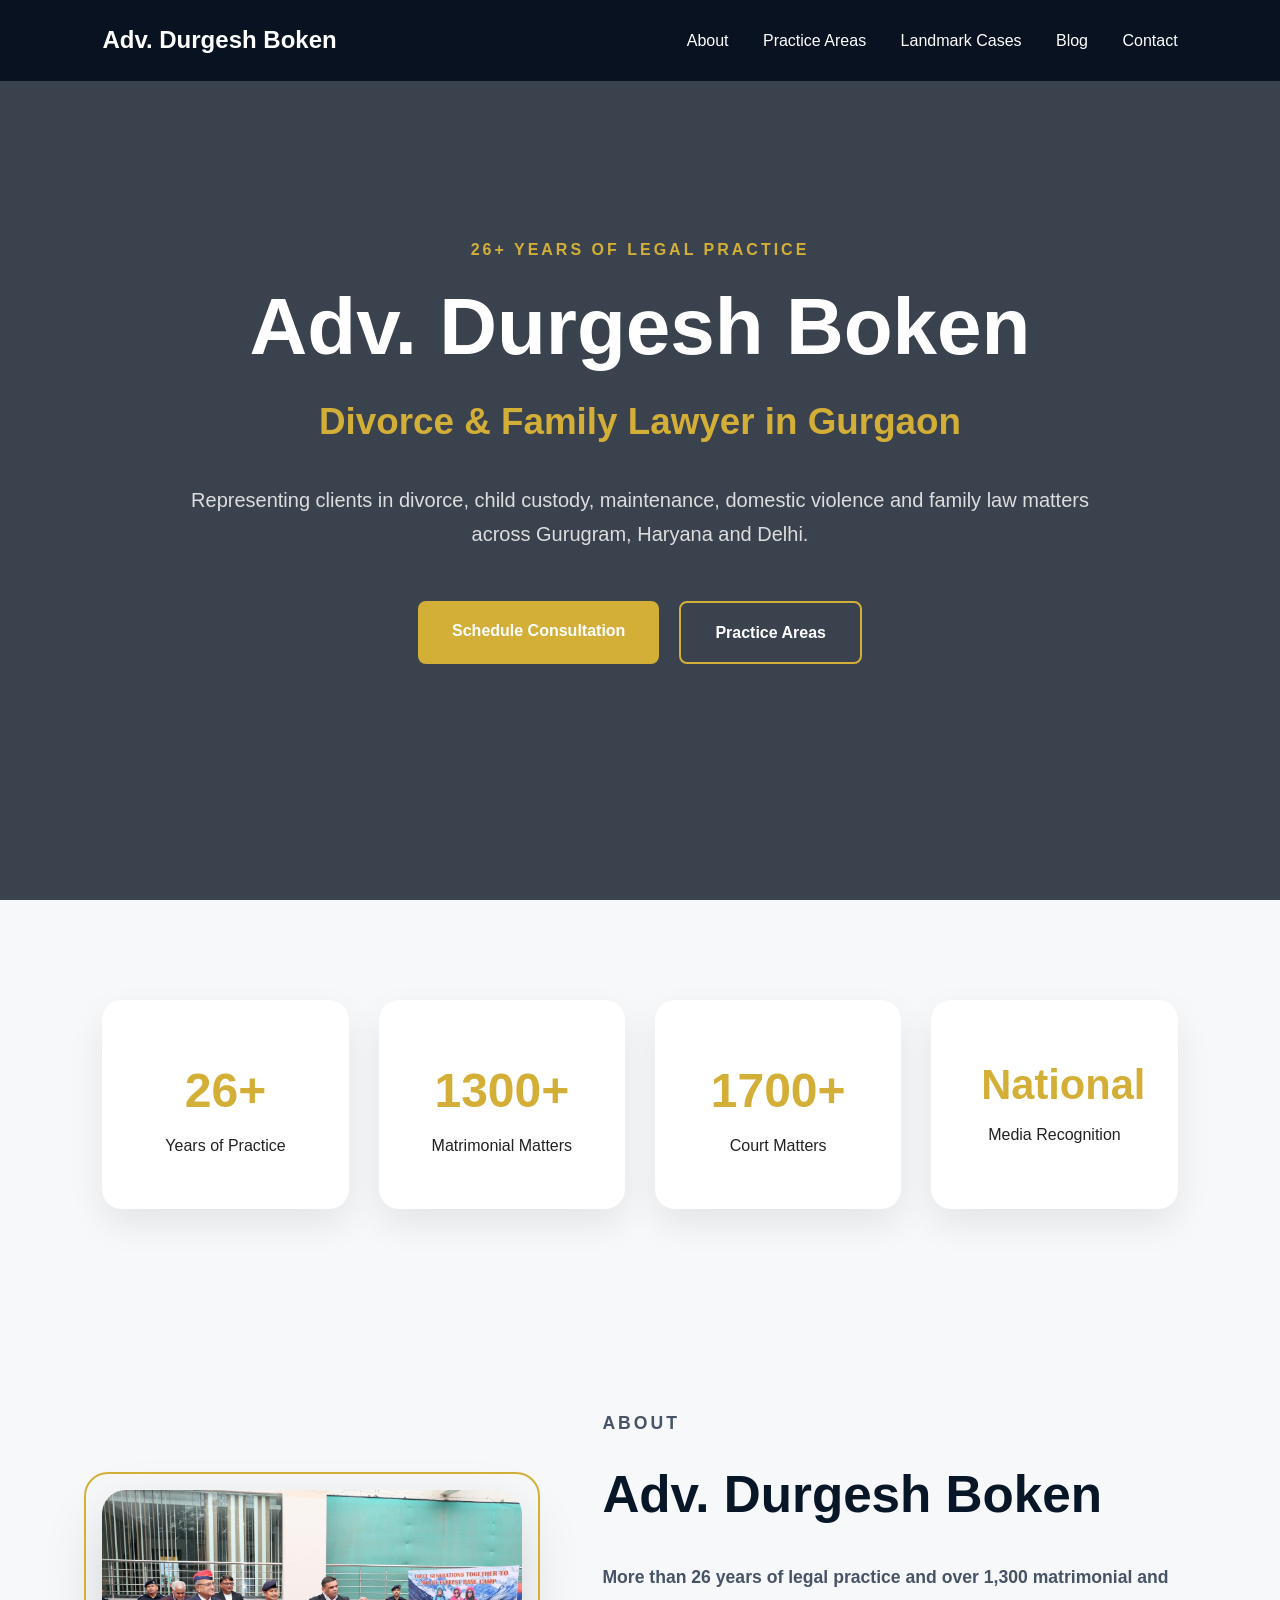
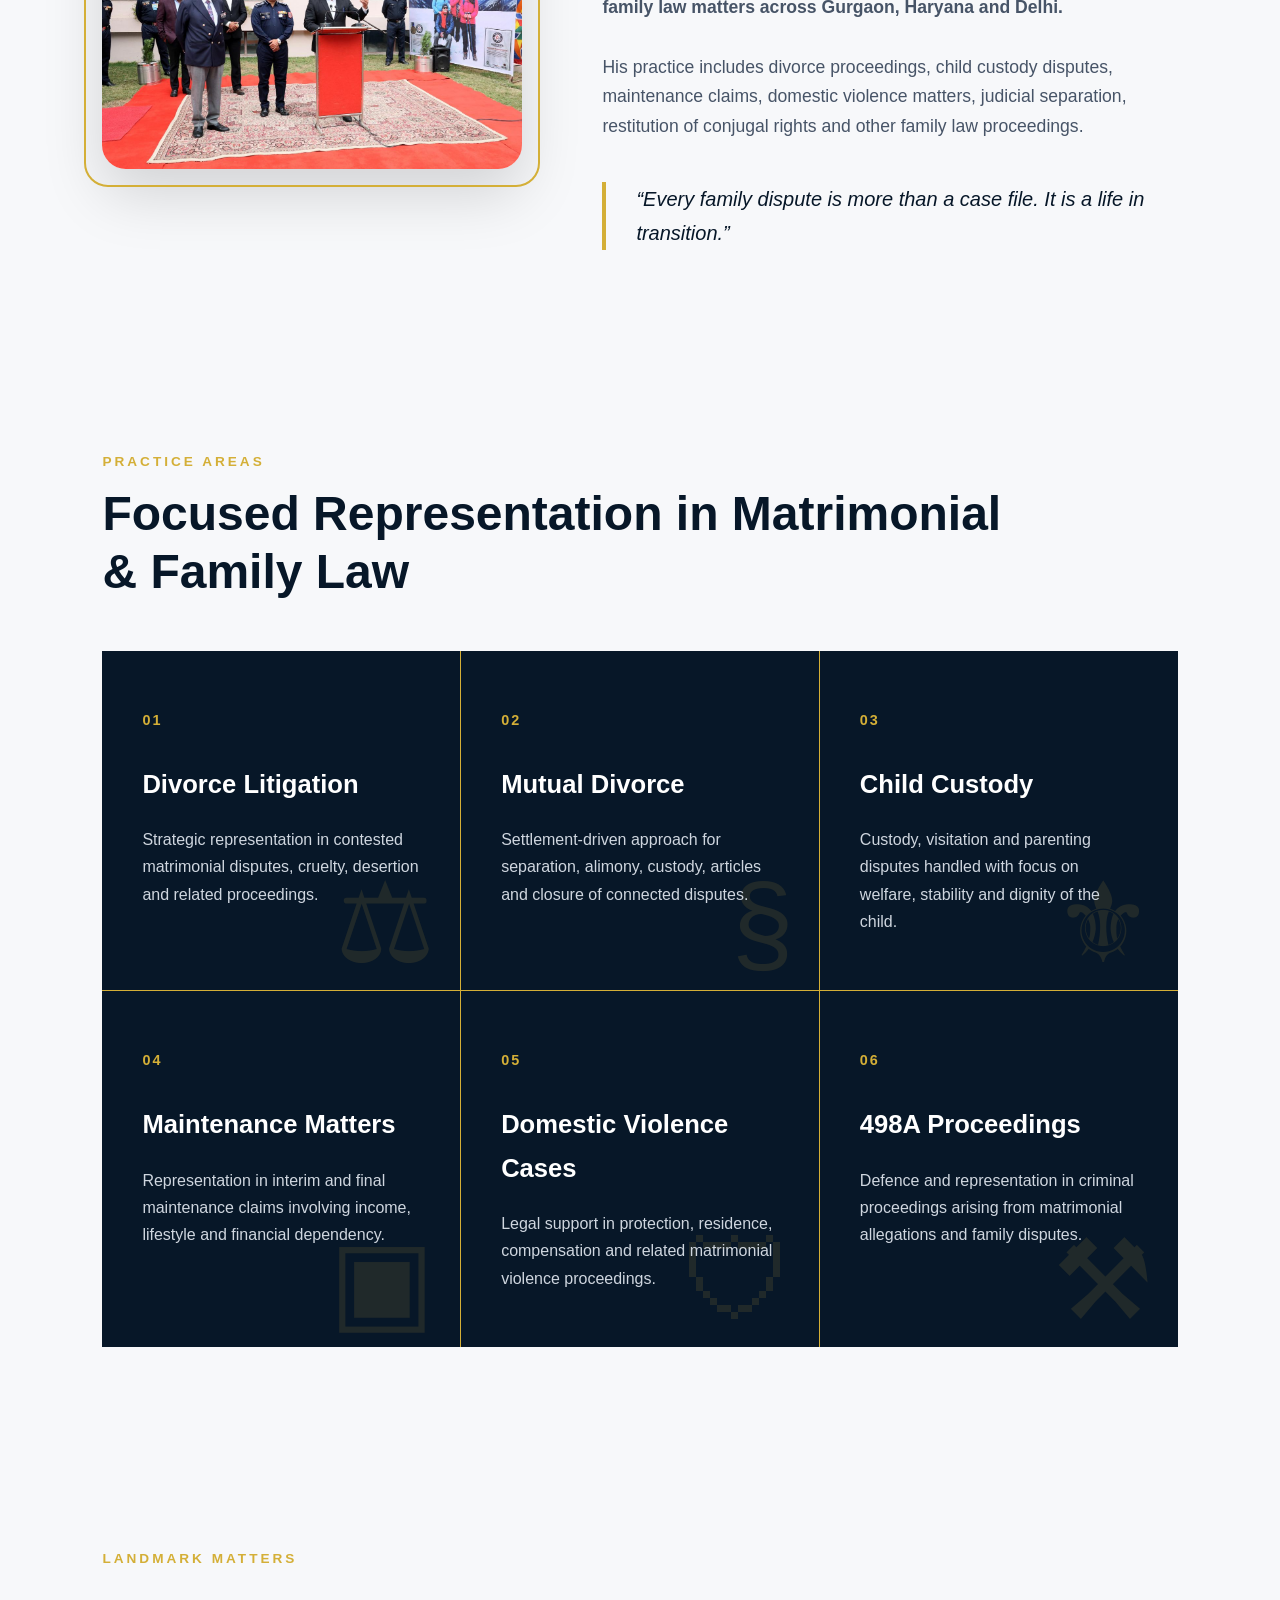
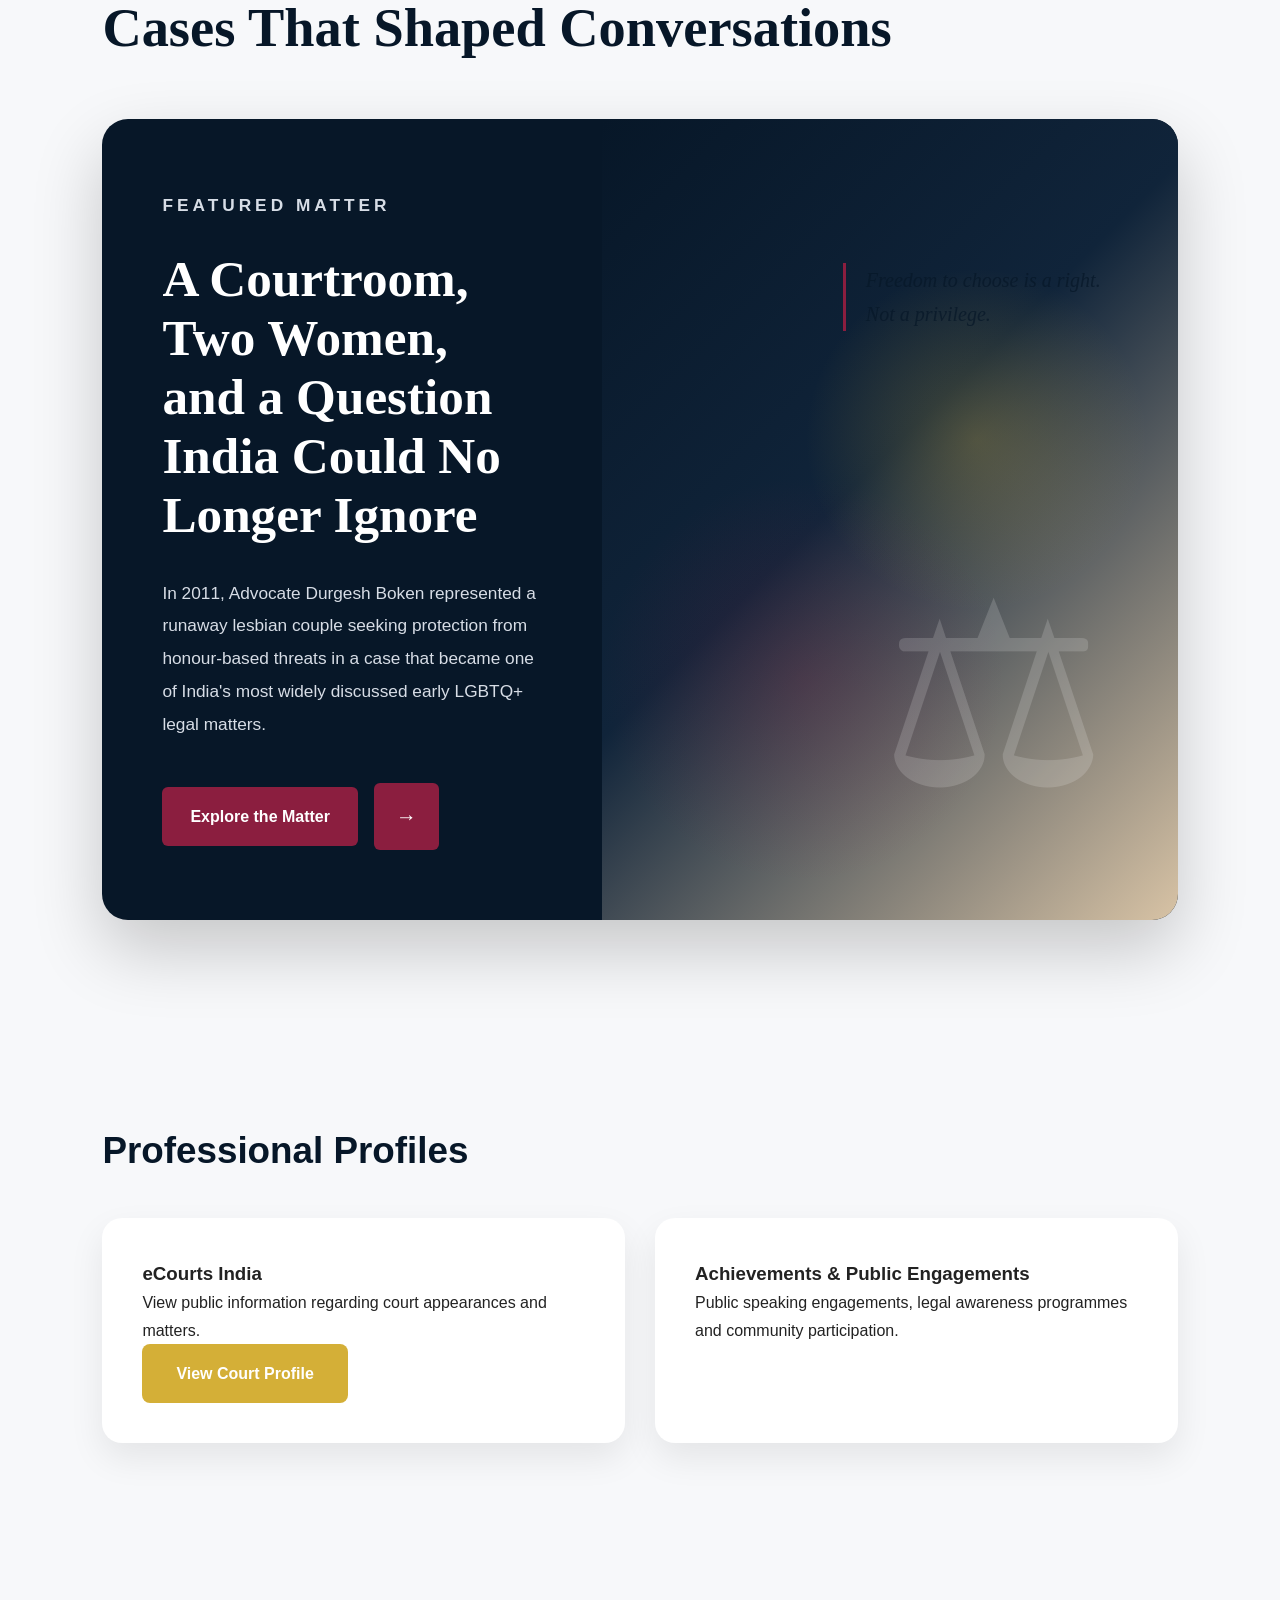
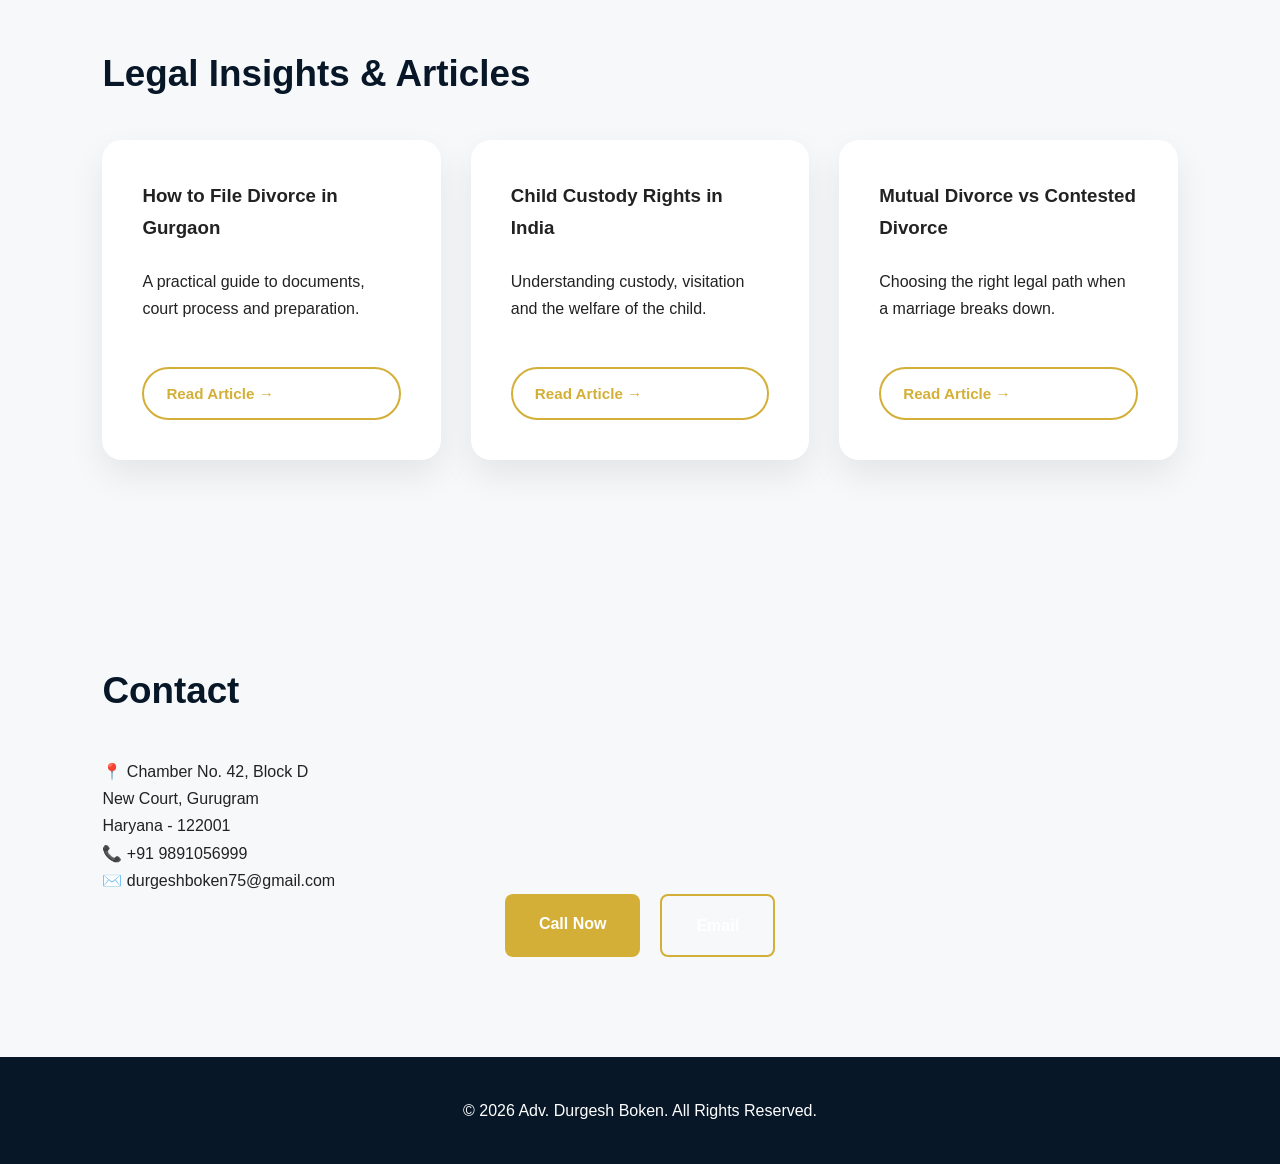
<file: index.html>
<!DOCTYPE html>
<html lang="en">

<head>
  <meta charset="UTF-8">
  <meta name="viewport" content="width=device-width, initial-scale=1.0">

  <title>Adv. Durgesh Boken | Divorce & Family Lawyer in Gurgaon</title>

  <meta name="description"
    content="Adv. Durgesh Boken is an experienced divorce and family lawyer in Gurgaon with over 26 years of practice in matrimonial disputes, child custody, maintenance, domestic violence and related family law matters.">

  <meta name="keywords"
    content="Divorce Lawyer Gurgaon, Family Lawyer Gurgaon, Matrimonial Lawyer Gurgaon, Child Custody Lawyer Gurgaon, Domestic Violence Lawyer Gurgaon">

  <meta name="author" content="Adv. Durgesh Boken">

  <link rel="stylesheet" href="style.css">
</head>

<body>

  <header class="navbar">
    <div class="logo">Adv. Durgesh Boken</div>

    <nav>
      <a href="#about">About</a>
      <a href="#practice">Practice Areas</a>
      <a href="#landmarks">Landmark Cases</a>
      <a href="#blog">Blog</a>
      <a href="#contact">Contact</a>
    </nav>
  </header>

  <section class="hero">
    <div class="hero-content">

      <p class="hero-tag">26+ YEARS OF LEGAL PRACTICE</p>

      <h1>Adv. Durgesh Boken</h1>

      <h2>Divorce & Family Lawyer in Gurgaon</h2>

      <p class="hero-description">
        Representing clients in divorce, child custody, maintenance,
        domestic violence and family law matters across Gurugram,
        Haryana and Delhi.
      </p>

      <div class="hero-buttons">
        <a class="button" href="#contact">Schedule Consultation</a>
        <a class="button secondary" href="#practice">Practice Areas</a>
      </div>

    </div>
  </section>

  <section id="stats">
    <div class="stats">

      <div class="stat">
        <h3>26+</h3>
        <p>Years of Practice</p>
      </div>

      <div class="stat">
        <h3>1300+</h3>
        <p>Matrimonial Matters</p>
      </div>

      <div class="stat">
        <h3>1700+</h3>
        <p>Court Matters</p>
      </div>

      <div class="stat">
        <h3 class="stat-word">National</h3>
        <p>Media Recognition</p>
      </div>

    </div>
  </section>

  <section id="about">

  <div class="about-grid">

    <div class="about-image">

      <img
        src="images/durgesh-boken.jpg"
        alt="Advocate Durgesh Boken">

    </div>

    <div class="about-content">

      <p class="section-kicker">
        ABOUT
      </p>

      <h2>
        Adv. Durgesh Boken
      </h2>

      <p class="about-lead">
        More than 26 years of legal practice and over 1,300 matrimonial
        and family law matters across Gurgaon, Haryana and Delhi.
      </p>

      <p>
        His practice includes divorce proceedings, child custody disputes,
        maintenance claims, domestic violence matters, judicial separation,
        restitution of conjugal rights and other family law proceedings.
      </p>

      <blockquote>
        “Every family dispute is more than a case file.
        It is a life in transition.”
      </blockquote>

    </div>

  </div>

</section>

  <section id="practice">

    <p class="section-kicker">PRACTICE AREAS</p>

    <h2>Focused Representation in Matrimonial & Family Law</h2>

    <div class="practice-grid">

      <div class="practice-card">
        <span>01</span>
        <h3>Divorce Litigation</h3>
        <p>
          Strategic representation in contested matrimonial disputes,
          cruelty, desertion and related proceedings.
        </p>
      </div>

      <div class="practice-card">
        <span>02</span>
        <h3>Mutual Divorce</h3>
        <p>
          Settlement-driven approach for separation, alimony, custody,
          articles and closure of connected disputes.
        </p>
      </div>

      <div class="practice-card">
        <span>03</span>
        <h3>Child Custody</h3>
        <p>
          Custody, visitation and parenting disputes handled with focus
          on welfare, stability and dignity of the child.
        </p>
      </div>

      <div class="practice-card">
        <span>04</span>
        <h3>Maintenance Matters</h3>
        <p>
          Representation in interim and final maintenance claims involving
          income, lifestyle and financial dependency.
        </p>
      </div>

      <div class="practice-card">
        <span>05</span>
        <h3>Domestic Violence Cases</h3>
        <p>
          Legal support in protection, residence, compensation and related
          matrimonial violence proceedings.
        </p>
      </div>

      <div class="practice-card">
        <span>06</span>
        <h3>498A Proceedings</h3>
        <p>
          Defence and representation in criminal proceedings arising from
          matrimonial allegations and family disputes.
        </p>
      </div>

    </div>
  </section>

  <section id="landmarks">

  <p class="section-kicker">LANDMARK MATTERS</p>

  <h2>Cases That Shaped Conversations</h2>

  <div class="landmark-feature">

    <div class="landmark-content">

      <p class="landmark-label">FEATURED MATTER</p>

      <h3>
        A Courtroom, Two Women, and a Question India Could No Longer Ignore
      </h3>

      <p>
        In 2011, Advocate Durgesh Boken represented a runaway lesbian couple
        seeking protection from honour-based threats in a case that became
        one of India's most widely discussed early LGBTQ+ legal matters.
      </p>

      <a class="landmark-button" href="pages/landmark-lesbian-marriage-case.html">
        <span>Explore the Matter</span>
        <b>→</b>
      </a>

    </div>

    <div class="landmark-visual"></div>

  </div>

</section>

  <section id="experience">
    <h2>Professional Profiles</h2>

    <div class="cards">

      <div>
        <h3>eCourts India</h3>

        <p>
          View public information regarding court appearances and matters.
        </p>

        <a
          class="button"
          target="_blank"
          href="https://ecourtsindia.com/lawyer/durgesh-boken?cc=HRGRA1">
          View Court Profile
        </a>
      </div>

      <div>
        <h3>Achievements & Public Engagements</h3>

        <p>
          Public speaking engagements, legal awareness programmes
          and community participation.
        </p>
      </div>

    </div>
  </section>

  <section id="blog">
    <h2>Legal Insights & Articles</h2>

    <div class="cards">

      <div>
        <h3>How to File Divorce in Gurgaon</h3>
        <p>A practical guide to documents, court process and preparation.</p>
        <a class="button" href="articles/how-to-file-divorce-in-gurgaon.html">Read Article →</a>
      </div>

      <div>
        <h3>Child Custody Rights in India</h3>
        <p>Understanding custody, visitation and the welfare of the child.</p>
        <a class="button" href="articles/child-custody-rights-in-india.html">Read Article →</a>
      </div>

      <div>
        <h3>Mutual Divorce vs Contested Divorce</h3>
        <p>Choosing the right legal path when a marriage breaks down.</p>
        <a class="button" href="articles/mutual-divorce-vs-contested-divorce.html">Read Article →</a>
      </div>

    </div>
  </section>

  <section id="contact">
    <h2>Contact</h2>

    <p>
      📍 Chamber No. 42, Block D<br>
      New Court, Gurugram<br>
      Haryana - 122001
    </p>

    <p>📞 +91 9891056999</p>

    <p>✉️ durgeshboken75@gmail.com</p>

    <div class="hero-buttons">
      <a class="button" href="tel:+919891056999">Call Now</a>
      <a class="button secondary" href="mailto:durgeshboken75@gmail.com">Email</a>
    </div>
  </section>

  <footer>
    © 2026 Adv. Durgesh Boken. All Rights Reserved.
  </footer>

  <script src="script.js"></script>

</body>
</html>
</file>
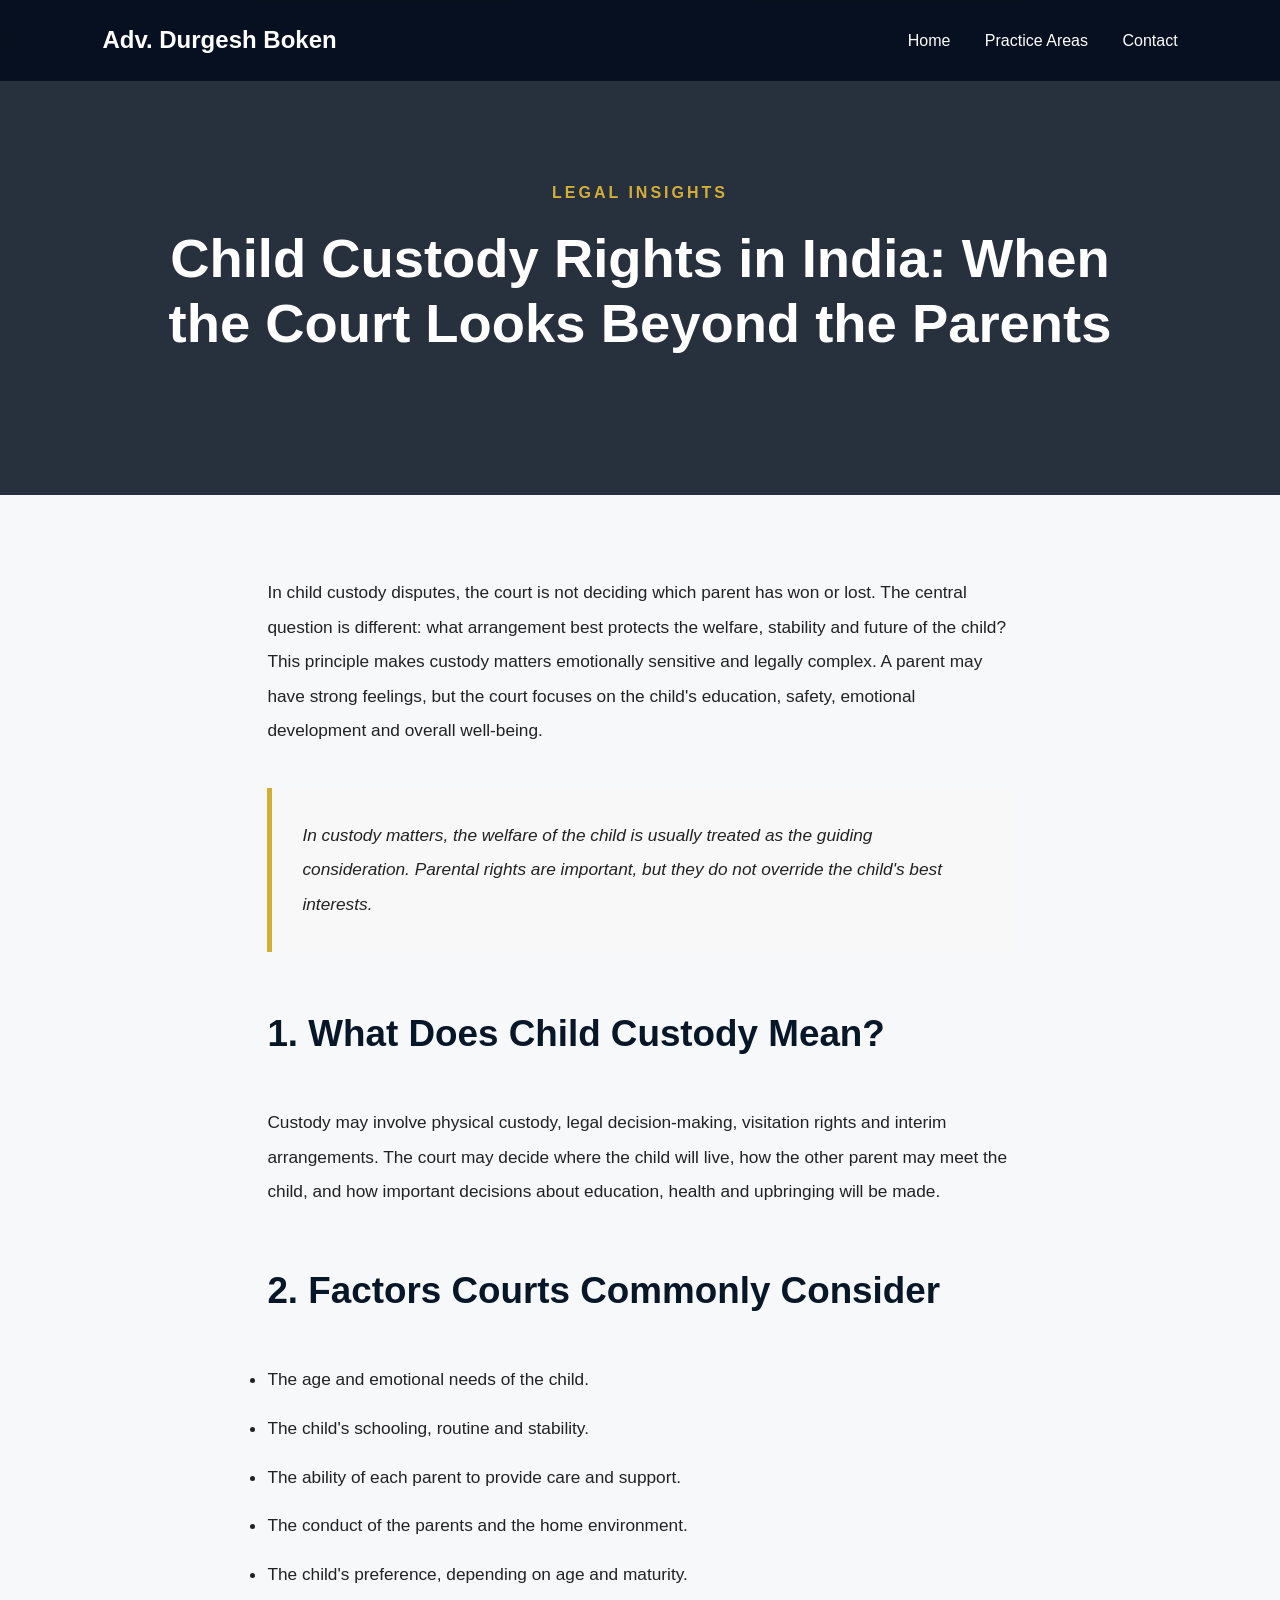
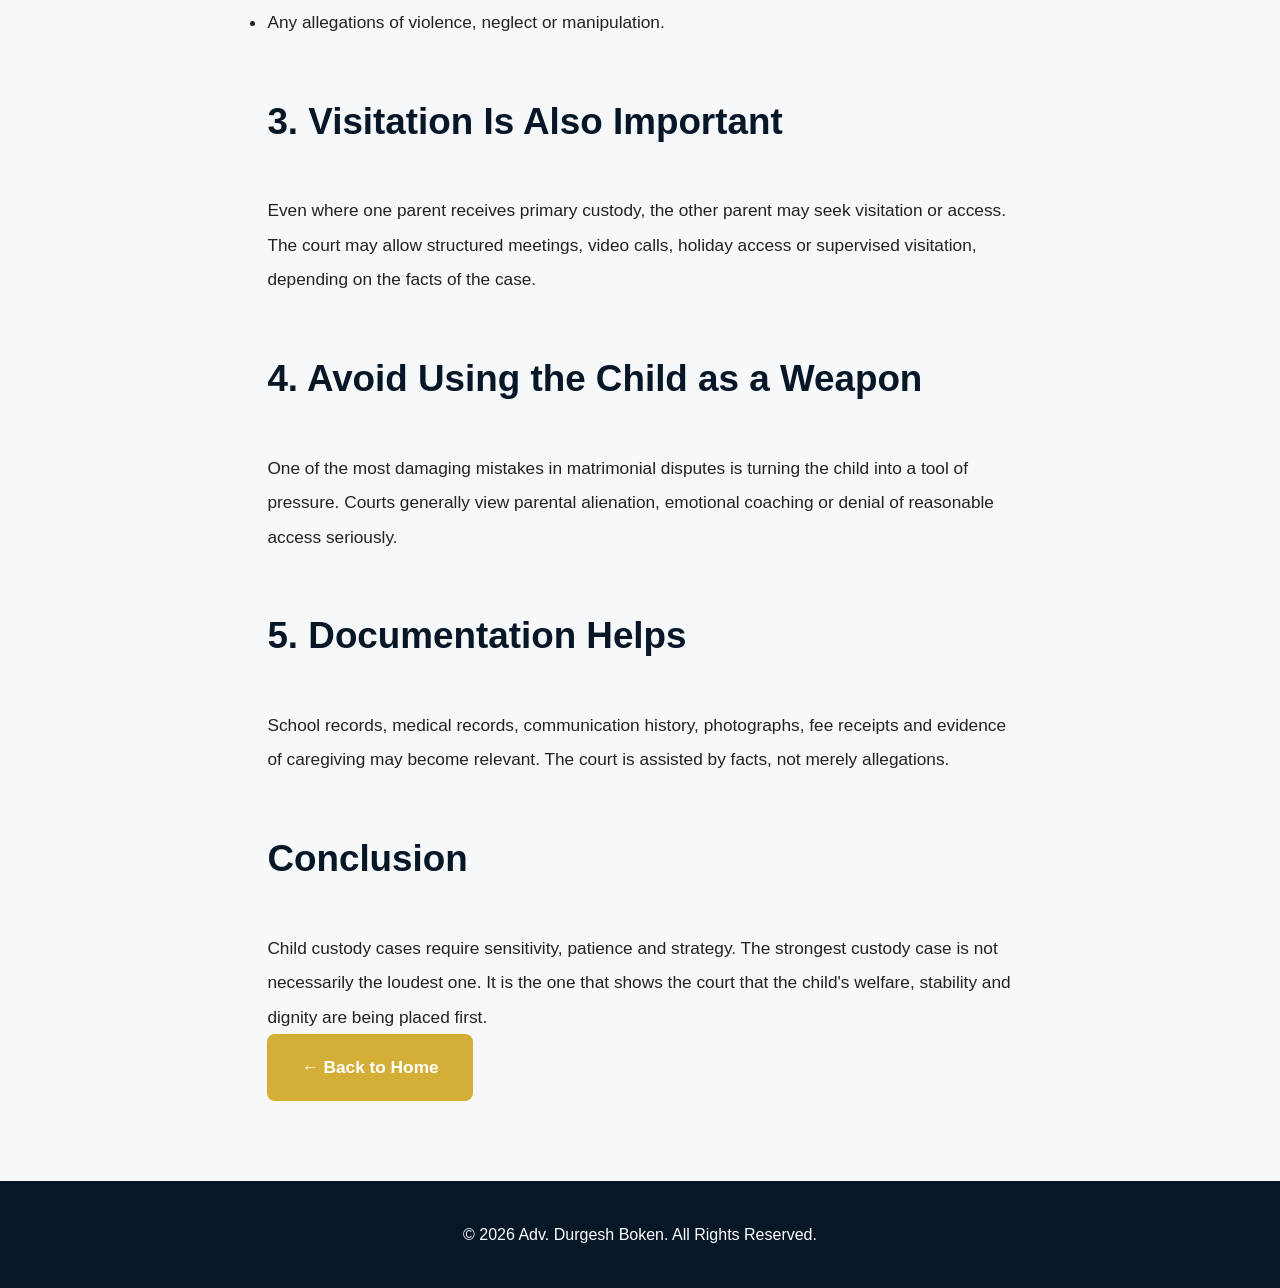
<file: articles/child-custody-rights-in-india.html>
<!DOCTYPE html>

<html lang="en">
<head>
  <meta charset="UTF-8">
  <meta name="viewport" content="width=device-width, initial-scale=1.0">

  <title>Child Custody Rights in India | Adv. Durgesh Boken</title>
  <meta name="description" content="Understand child custody in India, welfare of the child, visitation rights, parenting disputes and court considerations in family matters.">

  <link rel="stylesheet" href="../style.css">

  <style>
    .article-hero {
      min-height: 55vh;
      display: flex;
      align-items: center;
      justify-content: center;
      text-align: center;
      color: white;
      padding: 120px 8% 80px;
      background:
        linear-gradient(rgba(5,15,30,.86), rgba(5,15,30,.86)),
        url("https://images.unsplash.com/photo-1511895426328-dc8714191300?q=80&w=1600");
      background-size: cover;
      background-position: center;
    }

    .article-hero h1 {
      font-size: 3.4rem;
      max-width: 1000px;
      margin: auto;
      line-height: 1.2;
    }

    .article-body {
      max-width: 950px;
      margin: auto;
      padding: 80px 8%;
      font-size: 1.08rem;
      line-height: 2;
    }

    .article-body h2 {
      margin-top: 45px;
    }

    .article-note {
      background: #f8f8f8;
      border-left: 5px solid #d4af37;
      padding: 30px;
      margin: 40px 0;
      font-style: italic;
    }

    .article-list li {
      margin-bottom: 14px;
    }

    @media(max-width:900px){
      .article-hero h1 {
        font-size: 2.2rem;
      }
    }
  </style>

</head>

<body>

<header class="navbar">
  <div class="logo">Adv. Durgesh Boken</div>
  <nav>
    <a href="../index.html">Home</a>
    <a href="../index.html#practice">Practice Areas</a>
    <a href="../index.html#contact">Contact</a>
  </nav>
</header>

<section class="article-hero">
  <div>
    <p class="hero-tag">LEGAL INSIGHTS</p>
    <h1>Child Custody Rights in India: When the Court Looks Beyond the Parents</h1>
  </div>
</section>

<section class="article-body">

  <p>
    In child custody disputes, the court is not deciding which parent has won or lost. The central
    question is different: what arrangement best protects the welfare, stability and future of the child?
  </p>

  <p>
    This principle makes custody matters emotionally sensitive and legally complex. A parent may have
    strong feelings, but the court focuses on the child's education, safety, emotional development and
    overall well-being.
  </p>

  <div class="article-note">
    In custody matters, the welfare of the child is usually treated as the guiding consideration.
    Parental rights are important, but they do not override the child's best interests.
  </div>

  <h2>1. What Does Child Custody Mean?</h2>

  <p>
    Custody may involve physical custody, legal decision-making, visitation rights and interim
    arrangements. The court may decide where the child will live, how the other parent may meet the
    child, and how important decisions about education, health and upbringing will be made.
  </p>

  <h2>2. Factors Courts Commonly Consider</h2>

  <ul class="article-list">
    <li>The age and emotional needs of the child.</li>
    <li>The child's schooling, routine and stability.</li>
    <li>The ability of each parent to provide care and support.</li>
    <li>The conduct of the parents and the home environment.</li>
    <li>The child's preference, depending on age and maturity.</li>
    <li>Any allegations of violence, neglect or manipulation.</li>
  </ul>

  <h2>3. Visitation Is Also Important</h2>

  <p>
    Even where one parent receives primary custody, the other parent may seek visitation or access.
    The court may allow structured meetings, video calls, holiday access or supervised visitation,
    depending on the facts of the case.
  </p>

  <h2>4. Avoid Using the Child as a Weapon</h2>

  <p>
    One of the most damaging mistakes in matrimonial disputes is turning the child into a tool of
    pressure. Courts generally view parental alienation, emotional coaching or denial of reasonable
    access seriously.
  </p>

  <h2>5. Documentation Helps</h2>

  <p>
    School records, medical records, communication history, photographs, fee receipts and evidence of
    caregiving may become relevant. The court is assisted by facts, not merely allegations.
  </p>

  <h2>Conclusion</h2>

  <p>
    Child custody cases require sensitivity, patience and strategy. The strongest custody case is not
    necessarily the loudest one. It is the one that shows the court that the child's welfare, stability
    and dignity are being placed first.
  </p>

  <div class="back-home">
    <a class="button" href="../index.html">← Back to Home</a>
  </div>

</section>

<footer>
  © 2026 Adv. Durgesh Boken. All Rights Reserved.
</footer>

</body>
</html>
</file>
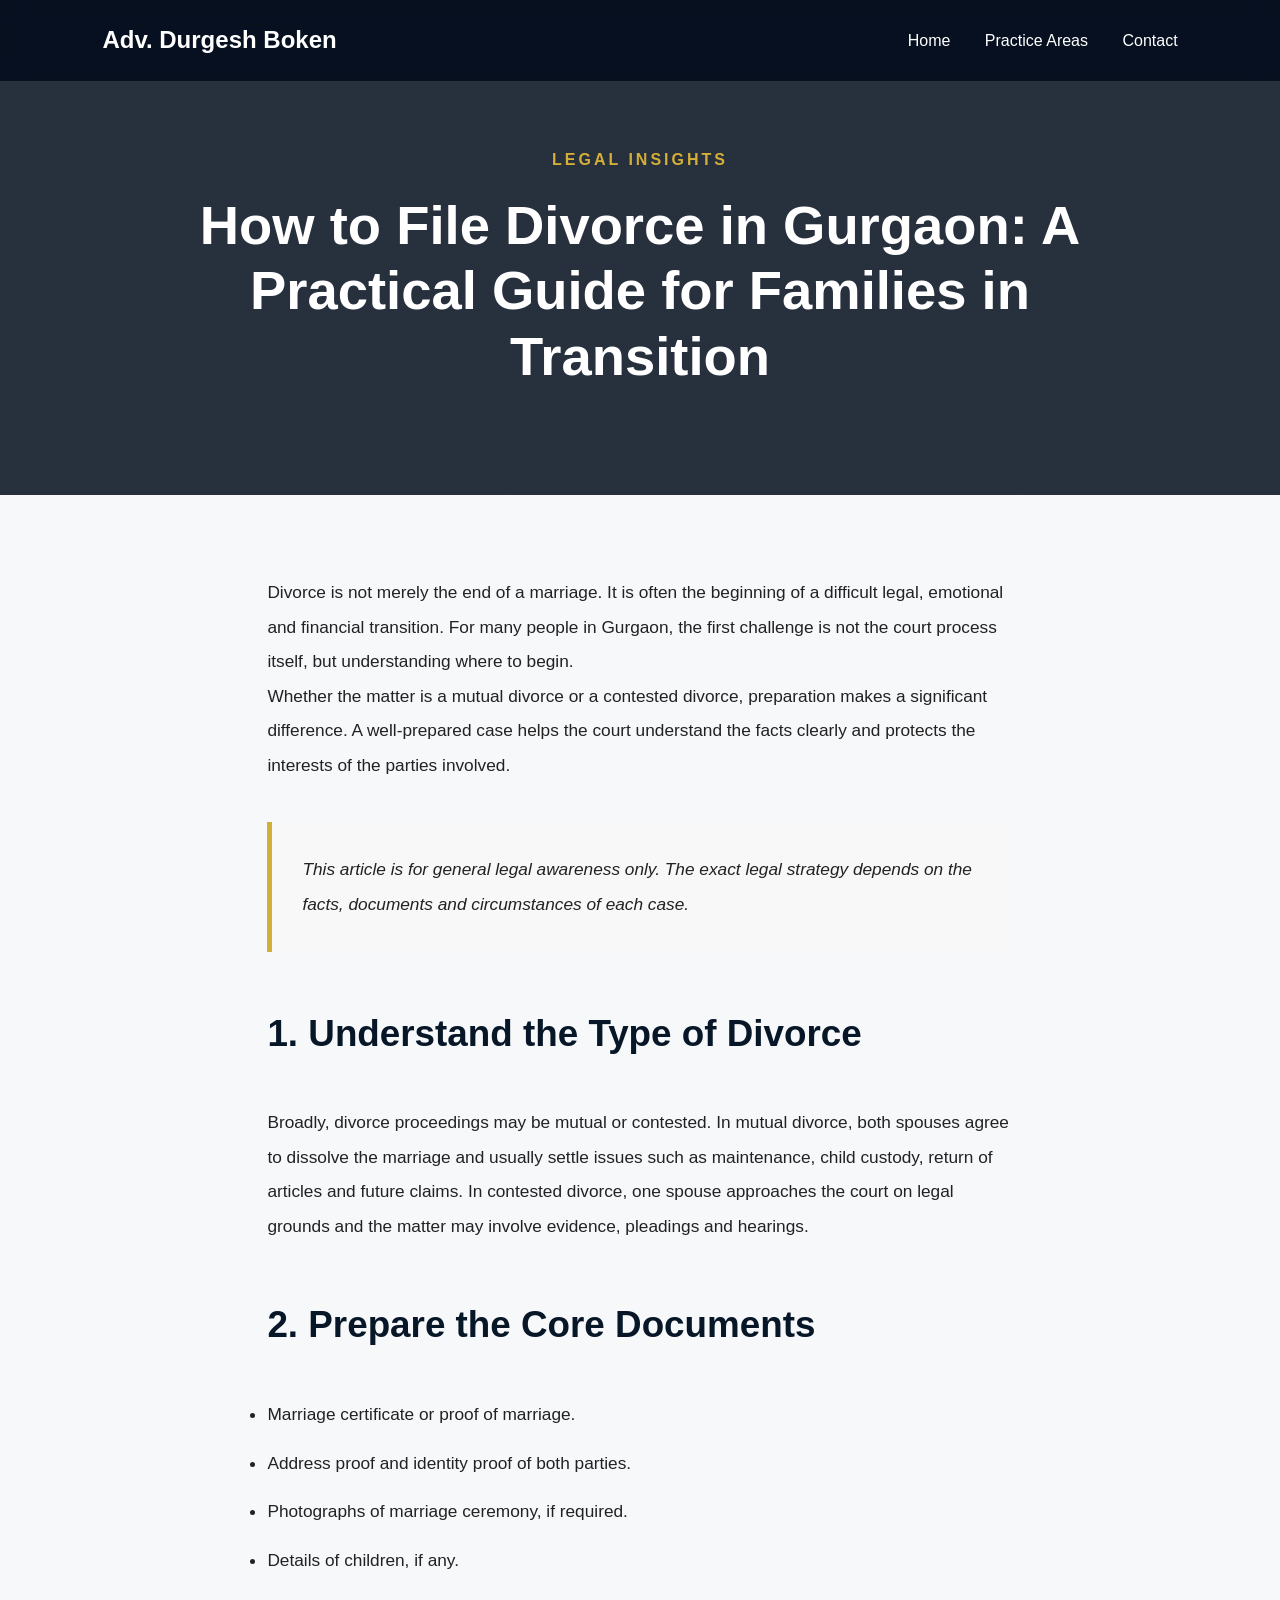
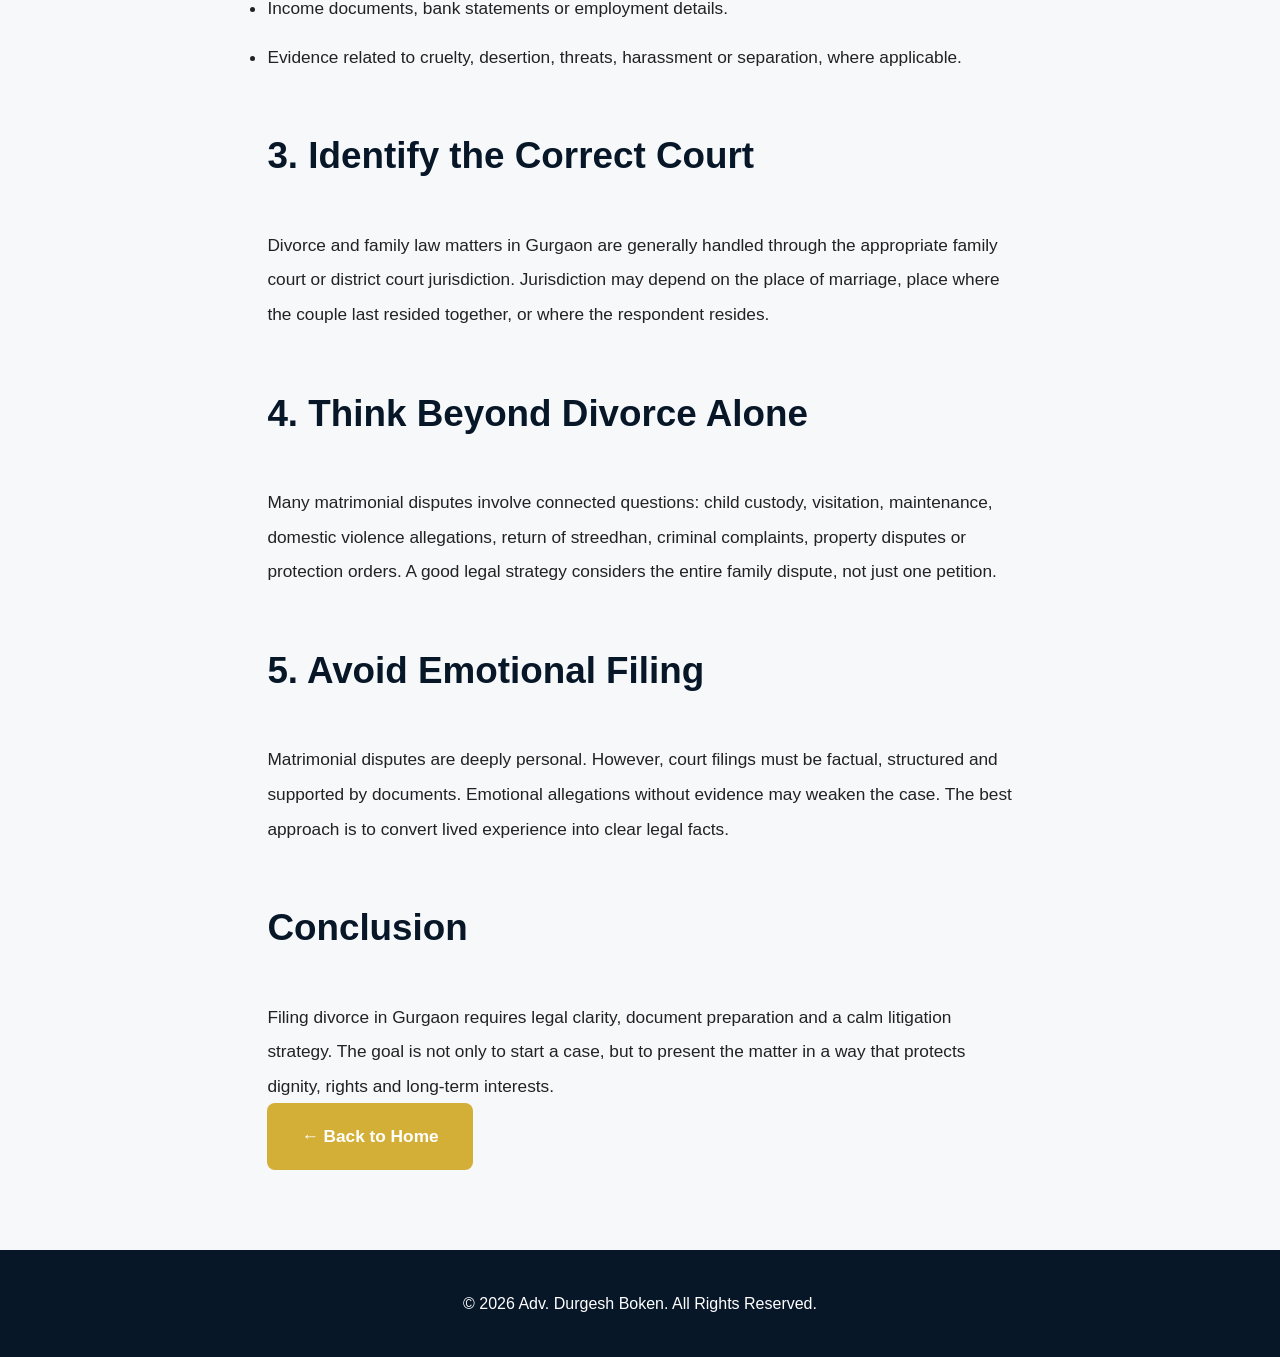
<file: articles/how-to-file-divorce-in-gurgaon.html>
<!DOCTYPE html>

<html lang="en">
<head>
  <meta charset="UTF-8">
  <meta name="viewport" content="width=device-width, initial-scale=1.0">

  <title>How to File Divorce in Gurgaon | Adv. Durgesh Boken</title>
  <meta name="description" content="A practical guide to filing divorce in Gurgaon, including mutual divorce, contested divorce, documents, court process and legal preparation.">

  <link rel="stylesheet" href="../style.css">

  <style>
    .article-hero {
      min-height: 55vh;
      display: flex;
      align-items: center;
      justify-content: center;
      text-align: center;
      color: white;
      padding: 120px 8% 80px;
      background:
        linear-gradient(rgba(5,15,30,.86), rgba(5,15,30,.86)),
        url("https://images.unsplash.com/photo-1450101499163-c8848c66ca85?q=80&w=1600");
      background-size: cover;
      background-position: center;
    }

    .article-hero h1 {
      font-size: 3.4rem;
      max-width: 1000px;
      margin: auto;
      line-height: 1.2;
    }

    .article-body {
      max-width: 950px;
      margin: auto;
      padding: 80px 8%;
      font-size: 1.08rem;
      line-height: 2;
    }

    .article-body h2 {
      margin-top: 45px;
    }

    .article-note {
      background: #f8f8f8;
      border-left: 5px solid #d4af37;
      padding: 30px;
      margin: 40px 0;
      font-style: italic;
    }

    .article-list li {
      margin-bottom: 14px;
    }

    @media(max-width:900px){
      .article-hero h1 {
        font-size: 2.2rem;
      }
    }
  </style>

</head>

<body>

<header class="navbar">
  <div class="logo">Adv. Durgesh Boken</div>
  <nav>
    <a href="../index.html">Home</a>
    <a href="../index.html#practice">Practice Areas</a>
    <a href="../index.html#contact">Contact</a>
  </nav>
</header>

<section class="article-hero">
  <div>
    <p class="hero-tag">LEGAL INSIGHTS</p>
    <h1>How to File Divorce in Gurgaon: A Practical Guide for Families in Transition</h1>
  </div>
</section>

<section class="article-body">

  <p>
    Divorce is not merely the end of a marriage. It is often the beginning of a difficult legal,
    emotional and financial transition. For many people in Gurgaon, the first challenge is not the
    court process itself, but understanding where to begin.
  </p>

  <p>
    Whether the matter is a mutual divorce or a contested divorce, preparation makes a significant
    difference. A well-prepared case helps the court understand the facts clearly and protects the
    interests of the parties involved.
  </p>

  <div class="article-note">
    This article is for general legal awareness only. The exact legal strategy depends on the facts,
    documents and circumstances of each case.
  </div>

  <h2>1. Understand the Type of Divorce</h2>

  <p>
    Broadly, divorce proceedings may be mutual or contested. In mutual divorce, both spouses agree
    to dissolve the marriage and usually settle issues such as maintenance, child custody, return of
    articles and future claims. In contested divorce, one spouse approaches the court on legal grounds
    and the matter may involve evidence, pleadings and hearings.
  </p>

  <h2>2. Prepare the Core Documents</h2>

  <ul class="article-list">
    <li>Marriage certificate or proof of marriage.</li>
    <li>Address proof and identity proof of both parties.</li>
    <li>Photographs of marriage ceremony, if required.</li>
    <li>Details of children, if any.</li>
    <li>Income documents, bank statements or employment details.</li>
    <li>Evidence related to cruelty, desertion, threats, harassment or separation, where applicable.</li>
  </ul>

  <h2>3. Identify the Correct Court</h2>

  <p>
    Divorce and family law matters in Gurgaon are generally handled through the appropriate family
    court or district court jurisdiction. Jurisdiction may depend on the place of marriage, place where
    the couple last resided together, or where the respondent resides.
  </p>

  <h2>4. Think Beyond Divorce Alone</h2>

  <p>
    Many matrimonial disputes involve connected questions: child custody, visitation, maintenance,
    domestic violence allegations, return of streedhan, criminal complaints, property disputes or
    protection orders. A good legal strategy considers the entire family dispute, not just one petition.
  </p>

  <h2>5. Avoid Emotional Filing</h2>

  <p>
    Matrimonial disputes are deeply personal. However, court filings must be factual, structured and
    supported by documents. Emotional allegations without evidence may weaken the case. The best
    approach is to convert lived experience into clear legal facts.
  </p>

  <h2>Conclusion</h2>

  <p>
    Filing divorce in Gurgaon requires legal clarity, document preparation and a calm litigation
    strategy. The goal is not only to start a case, but to present the matter in a way that protects
    dignity, rights and long-term interests.
  </p>

  <div class="back-home">
    <a class="button" href="../index.html">← Back to Home</a>
  </div>

</section>

<footer>
  © 2026 Adv. Durgesh Boken. All Rights Reserved.
</footer>

</body>
</html>
</file>
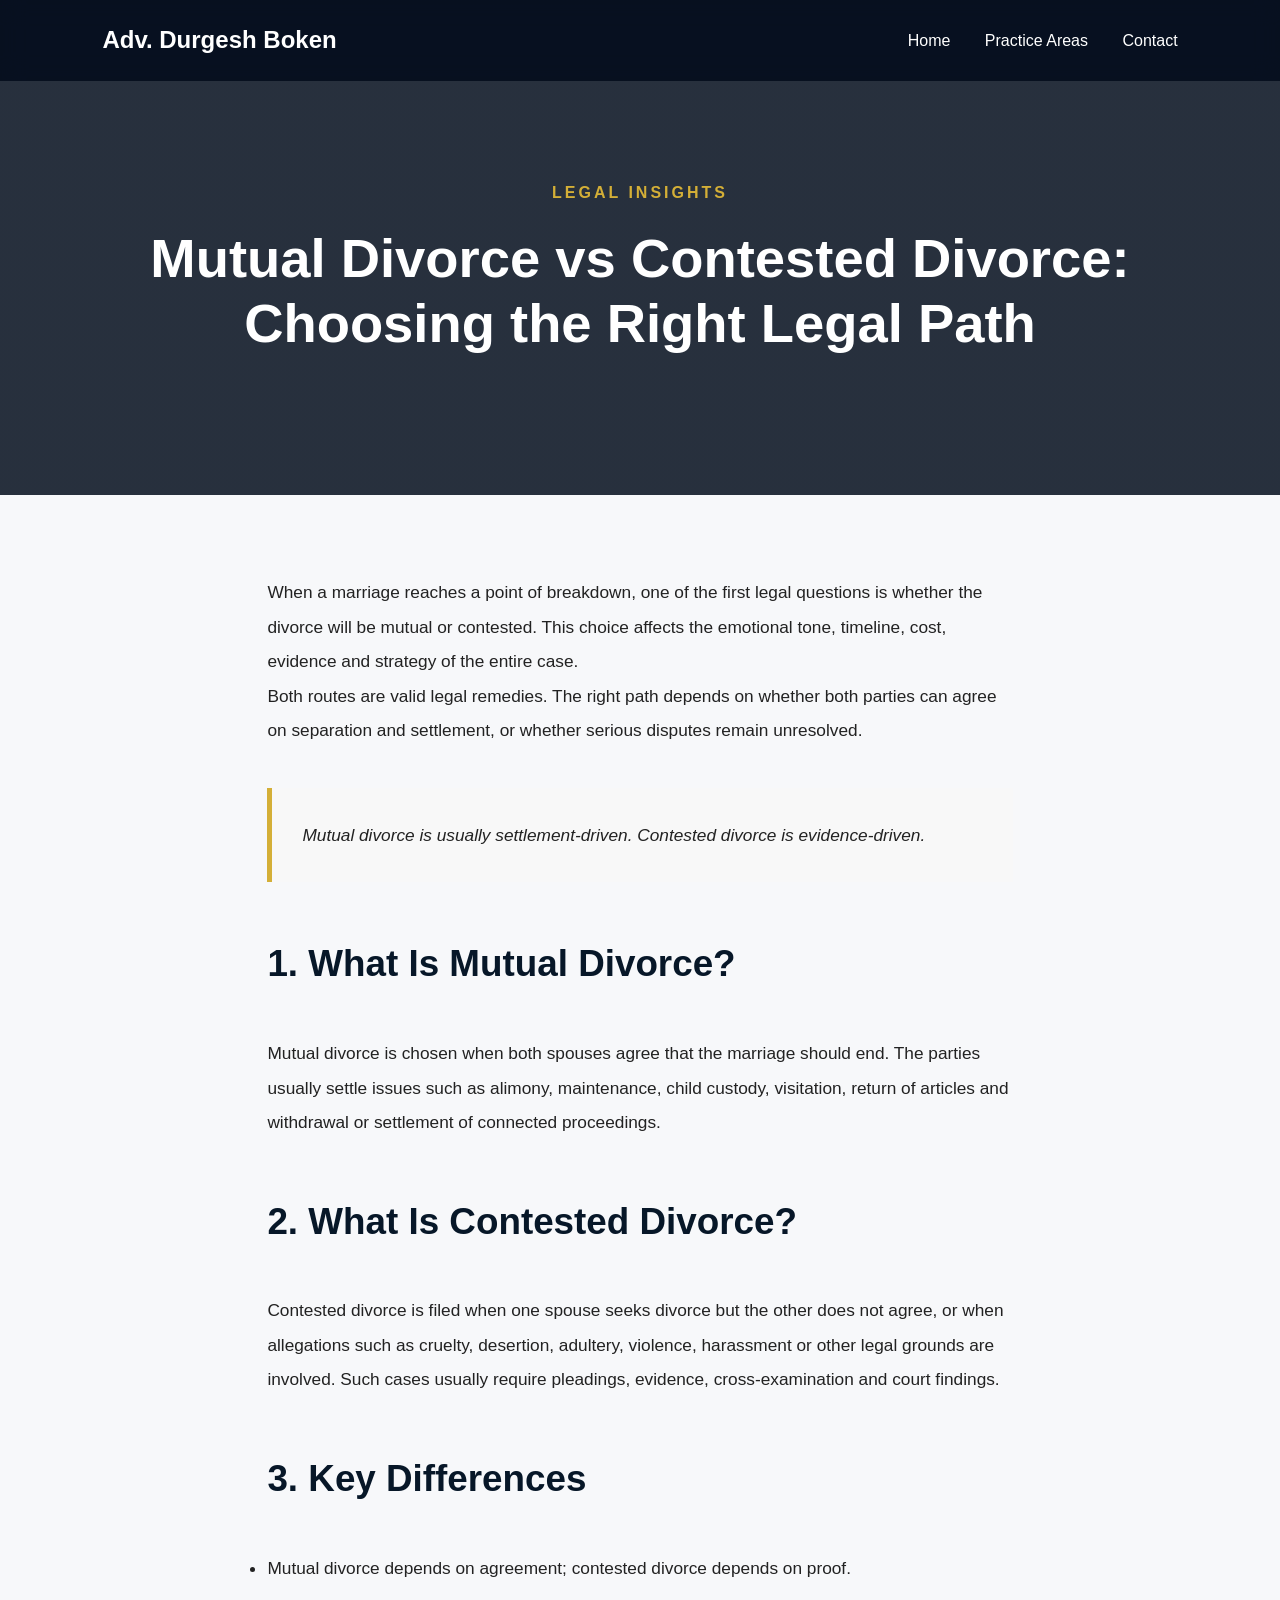
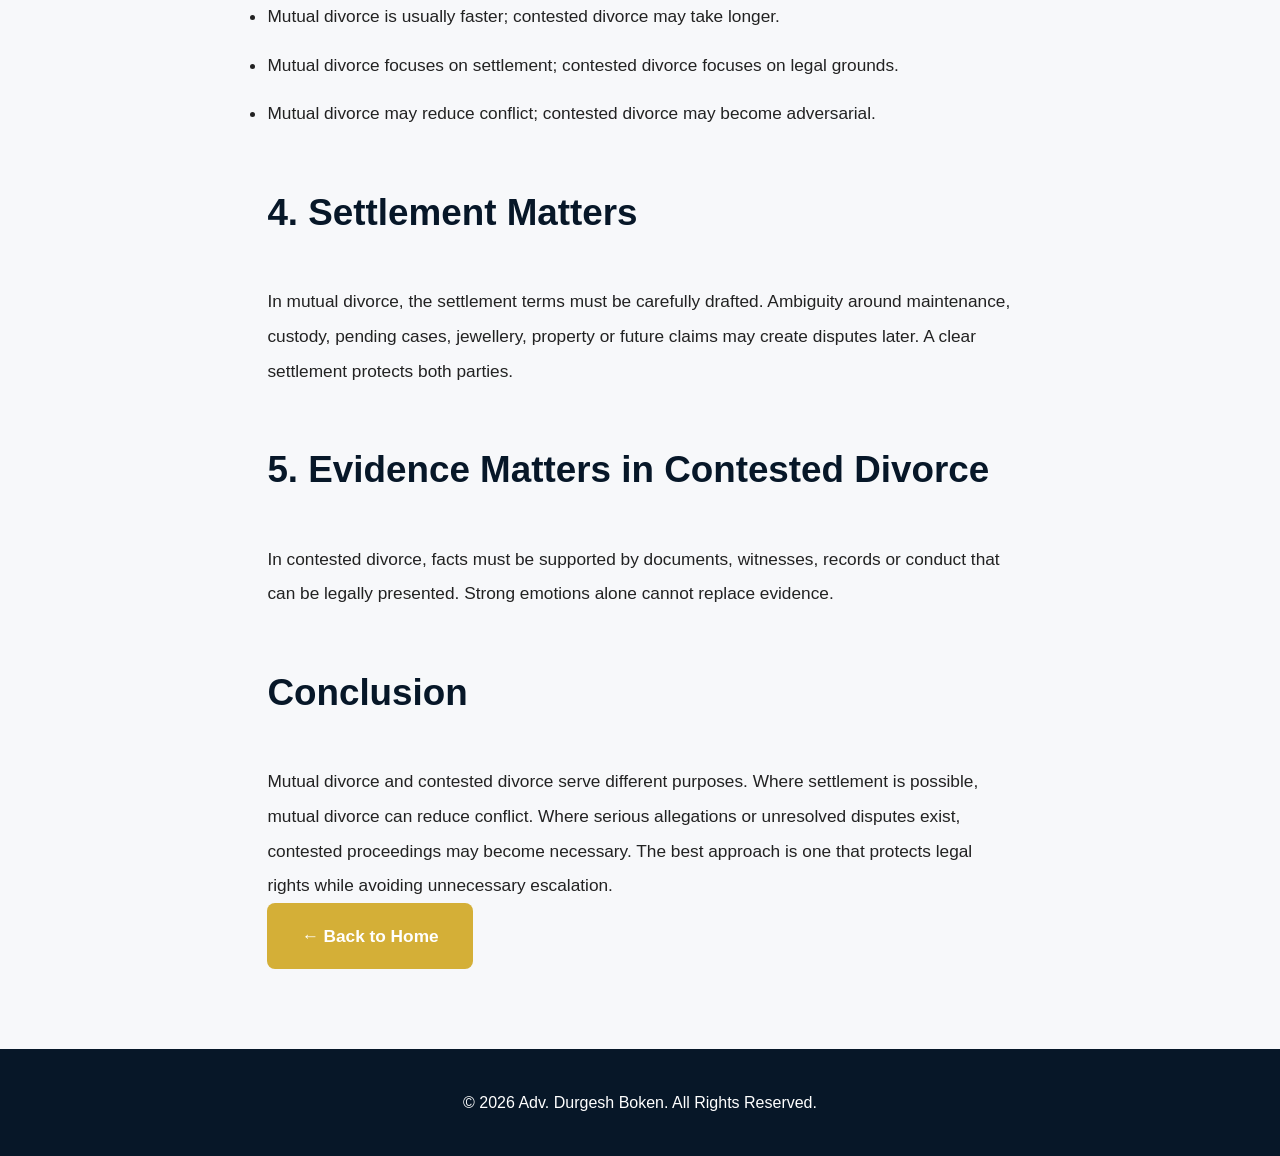
<file: articles/mutual-divorce-vs-contested-divorce.html>
<!DOCTYPE html>

<html lang="en">
<head>
  <meta charset="UTF-8">
  <meta name="viewport" content="width=device-width, initial-scale=1.0">

  <title>Mutual Divorce vs Contested Divorce | Adv. Durgesh Boken</title>
  <meta name="description" content="Understand the difference between mutual divorce and contested divorce in India, including process, timelines, settlement, evidence and legal strategy.">

  <link rel="stylesheet" href="../style.css">

  <style>
    .article-hero {
      min-height: 55vh;
      display: flex;
      align-items: center;
      justify-content: center;
      text-align: center;
      color: white;
      padding: 120px 8% 80px;
      background:
        linear-gradient(rgba(5,15,30,.86), rgba(5,15,30,.86)),
        url("https://images.unsplash.com/photo-1589994965851-a8f479c573a9?q=80&w=1600");
      background-size: cover;
      background-position: center;
    }

    .article-hero h1 {
      font-size: 3.4rem;
      max-width: 1000px;
      margin: auto;
      line-height: 1.2;
    }

    .article-body {
      max-width: 950px;
      margin: auto;
      padding: 80px 8%;
      font-size: 1.08rem;
      line-height: 2;
    }

    .article-body h2 {
      margin-top: 45px;
    }

    .article-note {
      background: #f8f8f8;
      border-left: 5px solid #d4af37;
      padding: 30px;
      margin: 40px 0;
      font-style: italic;
    }

    .article-list li {
      margin-bottom: 14px;
    }

    @media(max-width:900px){
      .article-hero h1 {
        font-size: 2.2rem;
      }
    }
  </style>

</head>

<body>

<header class="navbar">
  <div class="logo">Adv. Durgesh Boken</div>
  <nav>
    <a href="../index.html">Home</a>
    <a href="../index.html#practice">Practice Areas</a>
    <a href="../index.html#contact">Contact</a>
  </nav>
</header>

<section class="article-hero">
  <div>
    <p class="hero-tag">LEGAL INSIGHTS</p>
    <h1>Mutual Divorce vs Contested Divorce: Choosing the Right Legal Path</h1>
  </div>
</section>

<section class="article-body">

  <p>
    When a marriage reaches a point of breakdown, one of the first legal questions is whether the
    divorce will be mutual or contested. This choice affects the emotional tone, timeline, cost,
    evidence and strategy of the entire case.
  </p>

  <p>
    Both routes are valid legal remedies. The right path depends on whether both parties can agree on
    separation and settlement, or whether serious disputes remain unresolved.
  </p>

  <div class="article-note">
    Mutual divorce is usually settlement-driven. Contested divorce is evidence-driven.
  </div>

  <h2>1. What Is Mutual Divorce?</h2>

  <p>
    Mutual divorce is chosen when both spouses agree that the marriage should end. The parties usually
    settle issues such as alimony, maintenance, child custody, visitation, return of articles and
    withdrawal or settlement of connected proceedings.
  </p>

  <h2>2. What Is Contested Divorce?</h2>

  <p>
    Contested divorce is filed when one spouse seeks divorce but the other does not agree, or when
    allegations such as cruelty, desertion, adultery, violence, harassment or other legal grounds are
    involved. Such cases usually require pleadings, evidence, cross-examination and court findings.
  </p>

  <h2>3. Key Differences</h2>

  <ul class="article-list">
    <li>Mutual divorce depends on agreement; contested divorce depends on proof.</li>
    <li>Mutual divorce is usually faster; contested divorce may take longer.</li>
    <li>Mutual divorce focuses on settlement; contested divorce focuses on legal grounds.</li>
    <li>Mutual divorce may reduce conflict; contested divorce may become adversarial.</li>
  </ul>

  <h2>4. Settlement Matters</h2>

  <p>
    In mutual divorce, the settlement terms must be carefully drafted. Ambiguity around maintenance,
    custody, pending cases, jewellery, property or future claims may create disputes later. A clear
    settlement protects both parties.
  </p>

  <h2>5. Evidence Matters in Contested Divorce</h2>

  <p>
    In contested divorce, facts must be supported by documents, witnesses, records or conduct that
    can be legally presented. Strong emotions alone cannot replace evidence.
  </p>

  <h2>Conclusion</h2>

  <p>
    Mutual divorce and contested divorce serve different purposes. Where settlement is possible, mutual
    divorce can reduce conflict. Where serious allegations or unresolved disputes exist, contested
    proceedings may become necessary. The best approach is one that protects legal rights while avoiding
    unnecessary escalation.
  </p>

  <div class="back-home">
    <a class="button" href="../index.html">← Back to Home</a>
  </div>

</section>

<footer>
  © 2026 Adv. Durgesh Boken. All Rights Reserved.
</footer>

</body>
</html>
</file>
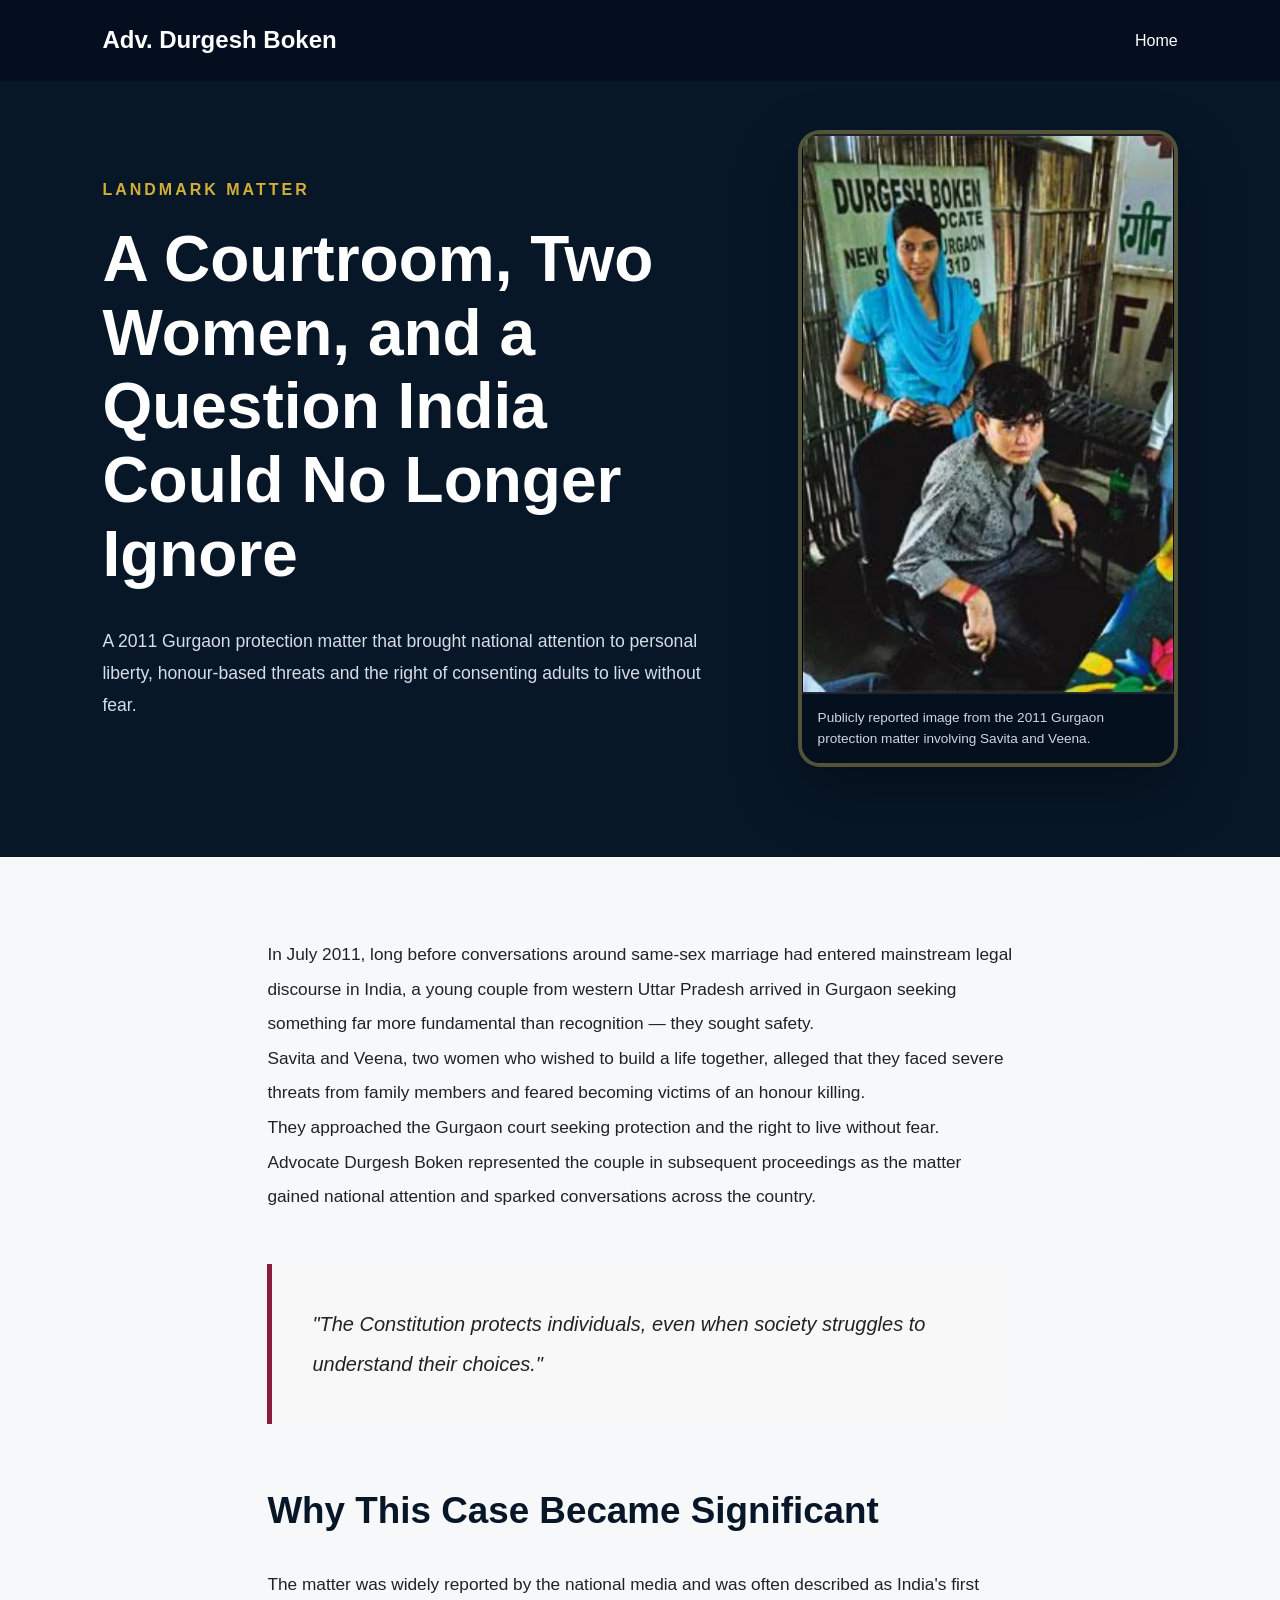
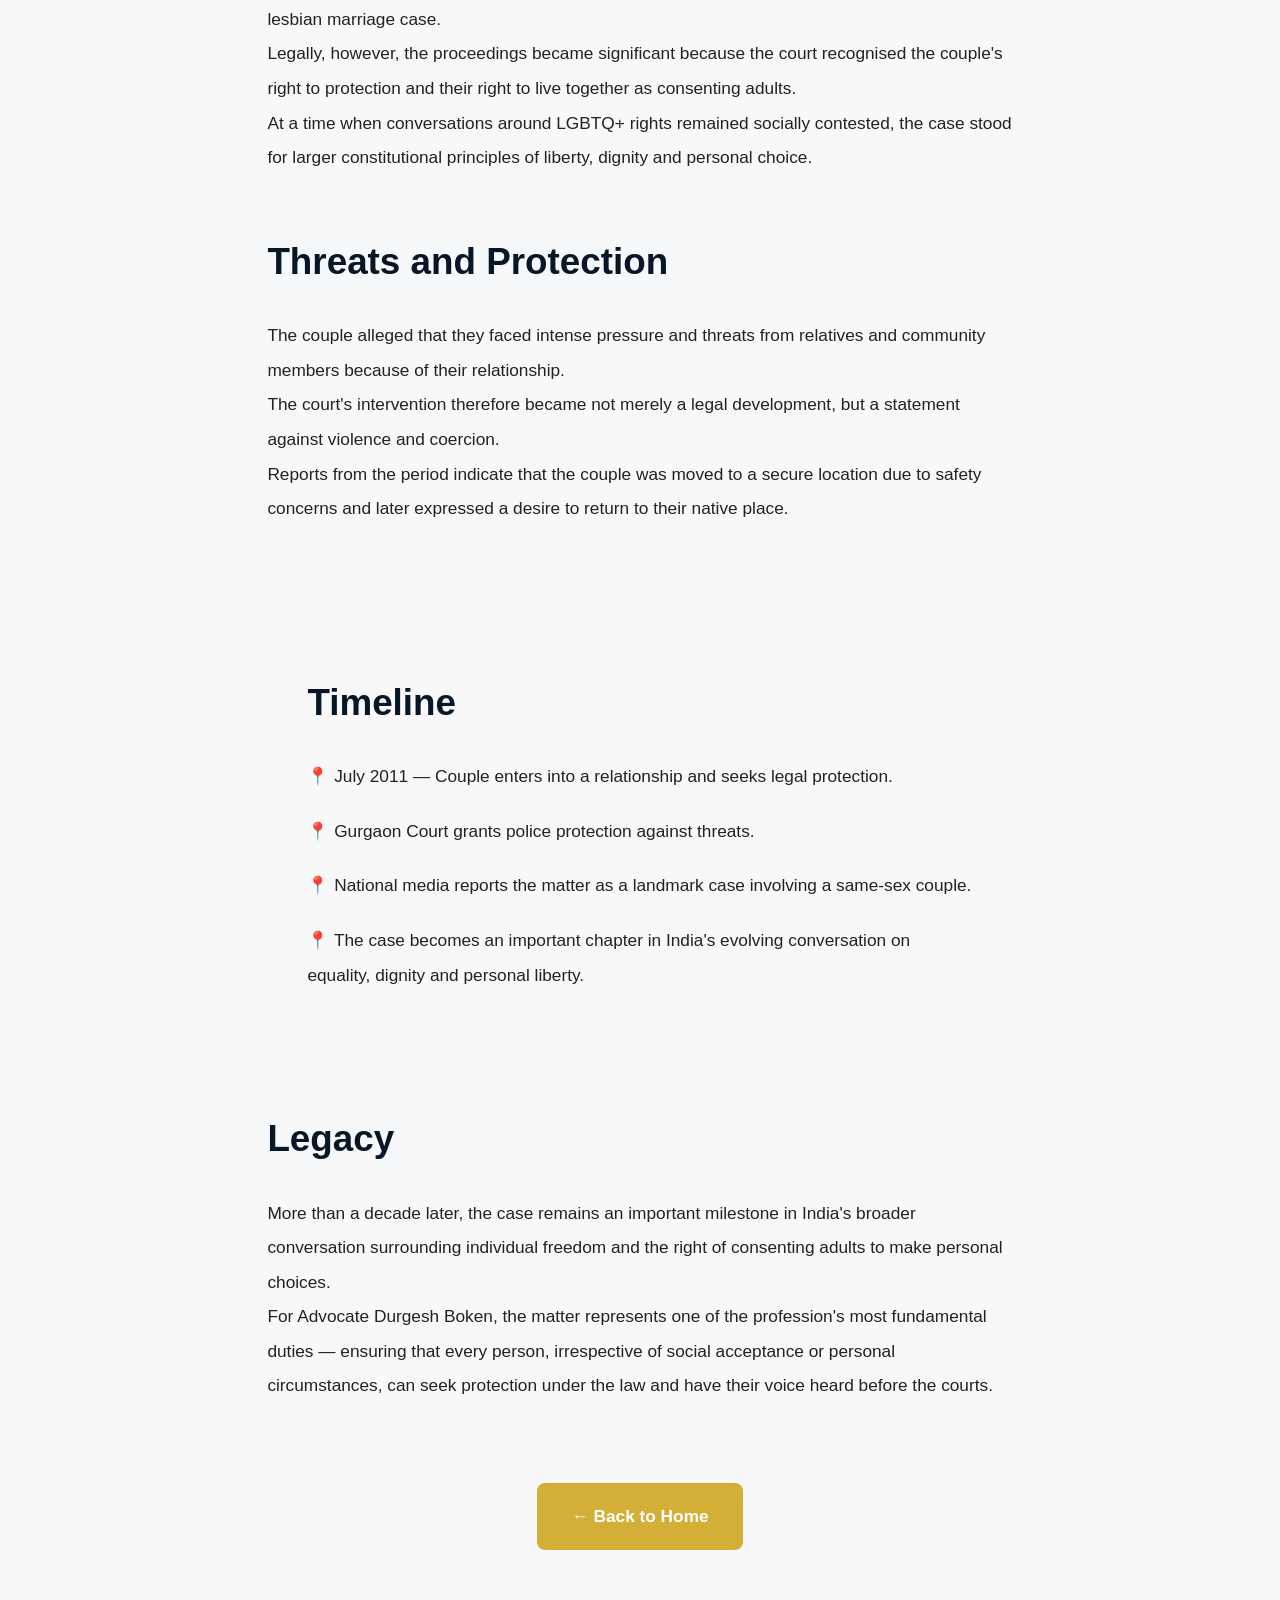
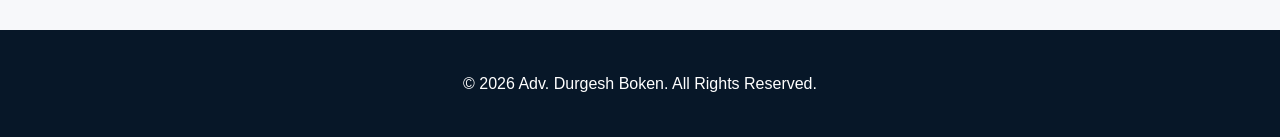
<file: pages/landmark-lesbian-marriage-case.html>
<!DOCTYPE html>
<html lang="en">

<head>
  <meta charset="UTF-8">
  <meta name="viewport" content="width=device-width, initial-scale=1.0">

  <title>Landmark LGBTQ+ Protection Case | Adv. Durgesh Boken</title>

  <meta
    name="description"
    content="In 2011, Advocate Durgesh Boken represented a runaway lesbian couple seeking protection from honour-based threats in a landmark Gurgaon case that became one of India's earliest high-profile LGBTQ+ legal matters.">

  <link rel="stylesheet" href="../style.css">

  <style>
    .blog-hero {
      min-height: 72vh;
      display: grid;
      grid-template-columns: 1.2fr 0.8fr;
      align-items: center;
      gap: 55px;
      background: #071728;
      color: white;
      padding: 130px 8% 90px;
    }

    .blog-hero-content {
      max-width: 900px;
    }

    .blog-hero h1 {
      font-size: 4rem;
      line-height: 1.15;
      max-width: 900px;
    }

    .hero-caption {
      max-width: 780px;
      margin-top: 35px;
      font-size: 1.1rem;
      color: #d7dde6;
      line-height: 1.8;
    }

    .case-photo {
      width: 100%;
      max-width: 380px;
      margin-left: auto;
      border-radius: 22px;
      overflow: hidden;
      border: 4px solid rgba(212,175,55,.35);
      box-shadow: 0 25px 60px rgba(0,0,0,.35);
      background: #0d2238;
    }

    .case-photo img {
      width: 100%;
      display: block;
    }

    .photo-caption {
      font-size: 0.85rem;
      color: #cfd6df;
      padding: 14px 16px;
      line-height: 1.5;
      background: rgba(5,15,30,.95);
    }

    .blog-container {
      max-width: 950px;
      margin: auto;
      padding: 80px 8%;
      line-height: 2;
      font-size: 1.08rem;
    }

    .blog-container h2 {
      margin-top: 50px;
      margin-bottom: 20px;
      color: #071728;
    }

    .quote {
      margin: 50px 0;
      padding: 40px;
      border-left: 5px solid #8b1e3f;
      background: #f8f8f8;
      font-style: italic;
      font-size: 1.25rem;
    }

    .timeline {
      background: #f8f8f8;
      border-radius: 20px;
      padding: 40px;
      margin-top: 50px;
    }

    .timeline p {
      margin-bottom: 20px;
    }

    .back-home {
      text-align: center;
      margin-top: 80px;
    }

    @media(max-width:900px){
      .blog-hero {
        grid-template-columns: 1fr;
        text-align: center;
        padding: 170px 8% 70px;
      }

      .blog-hero h1 {
        font-size: 2.5rem;
      }

      .hero-caption {
        font-size: 1rem;
      }

      .case-photo {
        margin: 30px auto 0;
        max-width: 310px;
      }

      .blog-container {
        font-size: 1rem;
      }
    }
  </style>

</head>

<body>

<header class="navbar">
  <div class="logo">Adv. Durgesh Boken</div>

  <nav>
    <a href="../index.html">Home</a>
  </nav>
</header>

<section class="blog-hero">

  <div class="blog-hero-content">

    <p class="hero-tag">LANDMARK MATTER</p>

    <h1>
      A Courtroom, Two Women, and a Question India Could No Longer Ignore
    </h1>

    <p class="hero-caption">
      A 2011 Gurgaon protection matter that brought national attention to
      personal liberty, honour-based threats and the right of consenting
      adults to live without fear.
    </p>

  </div>

  <div class="case-photo">
    <img
      src="../images/landmark-lesbian-couple.jpg"
      alt="Savita and Veena in the 2011 Gurgaon landmark protection matter">

    <div class="photo-caption">
      Publicly reported image from the 2011 Gurgaon protection matter involving Savita and Veena.
    </div>
  </div>

</section>

<section class="blog-container">

  <p>
    In July 2011, long before conversations around same-sex marriage
    had entered mainstream legal discourse in India, a young couple
    from western Uttar Pradesh arrived in Gurgaon seeking something
    far more fundamental than recognition — they sought safety.
  </p>

  <p>
    Savita and Veena, two women who wished to build a life together,
    alleged that they faced severe threats from family members and
    feared becoming victims of an honour killing.
  </p>

  <p>
    They approached the Gurgaon court seeking protection and the right
    to live without fear.
  </p>

  <p>
    Advocate Durgesh Boken represented the couple in subsequent
    proceedings as the matter gained national attention and sparked
    conversations across the country.
  </p>

  <div class="quote">
    "The Constitution protects individuals, even when society struggles
    to understand their choices."
  </div>

  <h2>Why This Case Became Significant</h2>

  <p>
    The matter was widely reported by the national media and was often
    described as India's first lesbian marriage case.
  </p>

  <p>
    Legally, however, the proceedings became significant because the
    court recognised the couple's right to protection and their right
    to live together as consenting adults.
  </p>

  <p>
    At a time when conversations around LGBTQ+ rights remained socially
    contested, the case stood for larger constitutional principles of
    liberty, dignity and personal choice.
  </p>

  <h2>Threats and Protection</h2>

  <p>
    The couple alleged that they faced intense pressure and threats
    from relatives and community members because of their relationship.
  </p>

  <p>
    The court's intervention therefore became not merely a legal
    development, but a statement against violence and coercion.
  </p>

  <p>
    Reports from the period indicate that the couple was moved to a
    secure location due to safety concerns and later expressed a desire
    to return to their native place.
  </p>

  <div class="timeline">
    <h2>Timeline</h2>

    <p>📍 July 2011 — Couple enters into a relationship and seeks legal protection.</p>
    <p>📍 Gurgaon Court grants police protection against threats.</p>
    <p>📍 National media reports the matter as a landmark case involving a same-sex couple.</p>
    <p>📍 The case becomes an important chapter in India's evolving conversation on equality, dignity and personal liberty.</p>
  </div>

  <h2>Legacy</h2>

  <p>
    More than a decade later, the case remains an important milestone
    in India's broader conversation surrounding individual freedom and
    the right of consenting adults to make personal choices.
  </p>

  <p>
    For Advocate Durgesh Boken, the matter represents one of the
    profession's most fundamental duties — ensuring that every person,
    irrespective of social acceptance or personal circumstances, can
    seek protection under the law and have their voice heard before the
    courts.
  </p>

  <div class="back-home">
    <a class="button" href="../index.html">← Back to Home</a>
  </div>

</section>

<footer>
  © 2026 Adv. Durgesh Boken. All Rights Reserved.
</footer>

</body>
</html>
</file>
<file: style.css>
*{
  margin:0;
  padding:0;
  box-sizing:border-box;
}

html{
  scroll-behavior:smooth;
}

body{
  font-family:"Segoe UI",sans-serif;
  background:#f7f8fa;
  color:#222;
  line-height:1.7;
}

/* NAVBAR */

.navbar{
  position:fixed;
  top:0;
  width:100%;
  background:rgba(5,15,30,.92);
  backdrop-filter:blur(12px);
  display:flex;
  justify-content:space-between;
  align-items:center;
  padding:20px 8%;
  z-index:1000;
}

.logo{
  color:white;
  font-size:1.5rem;
  font-weight:700;
}

.navbar nav a{
  color:white;
  text-decoration:none;
  margin-left:30px;
  transition:.3s;
}

.navbar nav a:hover{
  color:#d4af37;
}

/* HERO */

.hero{
  min-height:100vh;
  position:relative;
  display:flex;
  justify-content:center;
  align-items:center;
  text-align:center;
  background:
  linear-gradient(rgba(5,15,30,.78), rgba(5,15,30,.78)),
  url("https://images.unsplash.com/photo-1589829545856-d10d557cf95f?q=80&w=1600");
  background-size:cover;
  background-position:center;
  color:white;
  padding:0 8%;
}

.hero-content{
  max-width:900px;
}

.hero-tag{
  color:#d4af37;
  letter-spacing:3px;
  margin-bottom:20px;
  font-weight:700;
}

.hero h1{
  font-size:5rem;
  line-height:1.1;
  margin-bottom:20px;
}

.hero h2{
  color:#d4af37;
  margin-bottom:30px;
}

.hero-description{
  font-size:1.25rem;
  color:#ddd;
  margin-bottom:50px;
}

.hero-buttons{
  display:flex;
  justify-content:center;
  gap:20px;
  flex-wrap:wrap;
}

/* BUTTON */

.button{
  display:inline-block;
  background:#d4af37;
  color:white;
  text-decoration:none;
  padding:16px 34px;
  border-radius:8px;
  font-weight:bold;
  transition:.3s;
}

.button:hover{
  transform:translateY(-5px);
}

.secondary{
  background:transparent;
  border:2px solid #d4af37;
}

/* SECTIONS */

section{
  padding:100px 8%;
}

section h2{
  font-size:2.3rem;
  margin-bottom:35px;
  color:#071728;
}

/* STATS */

.stats{
  display:grid;
  grid-template-columns:repeat(auto-fit,minmax(220px,1fr));
  gap:30px;
}

.stat{
  background:white;
  padding:50px;
  text-align:center;
  border-radius:20px;
  box-shadow:0 15px 35px rgba(0,0,0,.08);
}

.stat h3{
  color:#d4af37;
  font-size:3rem;
}

.stat-word{
  font-size:2.6rem !important;
  white-space:nowrap;
}

/* CARDS */

.cards{
  display:grid;
  grid-template-columns:repeat(auto-fit,minmax(280px,1fr));
  gap:30px;
}

.cards div{
  background:white;
  padding:40px;
  border-radius:20px;
  box-shadow:0 15px 35px rgba(0,0,0,.08);
  transition:.3s;
}

.cards div:hover{
  transform:translateY(-10px);
}

/* BLOG BUTTONS */

#blog .button{
  background:transparent;
  color:#d4af37;
  border:2px solid #d4af37;
  padding:12px 22px;
  border-radius:40px;
  font-size:.95rem;
  font-weight:600;
  display:inline-block;
  margin-top:20px;
  transition:all .3s ease;
}

#blog .button:hover{
  background:#d4af37;
  color:white;
  transform:translateY(-2px);
}

#blog .cards div{
  display:flex;
  flex-direction:column;
  justify-content:space-between;
  min-height:320px;
}

/* PREMIUM PRACTICE AREAS */

.section-kicker{
  color:#d4af37;
  letter-spacing:3px;
  font-size:.85rem;
  font-weight:800;
  margin-bottom:12px;
}

#practice h2{
  max-width:900px;
  font-size:3rem;
  line-height:1.2;
}

.practice-grid{
  display:grid;
  grid-template-columns:repeat(3,1fr);
  gap:1px;
  background:#d4af37;
  margin-top:50px;
}

.practice-card{
  background:#071728;
  color:white;
  padding:55px 40px;
  min-height:280px;
  transition:.35s ease;
  position:relative;
  overflow:hidden;
}

.practice-card span{
  color:#d4af37;
  font-size:.9rem;
  letter-spacing:2px;
  font-weight:700;
}

.practice-card h3{
  font-size:1.6rem;
  margin:30px 0 20px;
  position:relative;
  z-index:2;
}

.practice-card p{
  color:#cfd6df;
  position:relative;
  z-index:2;
}

.practice-card::after{
  content:"⚖";
  position:absolute;
  right:25px;
  bottom:10px;
  font-size:7rem;
  color:rgba(212,175,55,.12);
  line-height:1;
  transition:.35s ease;
}

.practice-card:nth-child(2)::after{
  content:"§";
}

.practice-card:nth-child(3)::after{
  content:"⚜";
}

.practice-card:nth-child(4)::after{
  content:"▣";
}

.practice-card:nth-child(5)::after{
  content:"🛡";
}

.practice-card:nth-child(6)::after{
  content:"⚒";
}

.practice-card:hover{
  background:#0d2238;
  transform:translateY(-8px);
}

.practice-card:hover::after{
  color:rgba(212,175,55,.22);
  transform:translateY(-10px) scale(1.05);
}

/* DRAMATIC ABSTRACT LANDMARK SECTION */

#landmarks h2{
  font-family:Georgia,serif;
  font-size:3.4rem;
  margin-bottom:12px;
}

.landmark-feature{
  display:grid;
  grid-template-columns:1fr 1.15fr;
  min-height:600px;
  background:#071728;
  border-radius:26px;
  overflow:hidden;
  box-shadow:0 30px 70px rgba(0,0,0,.20);
  margin-top:45px;
}

.landmark-content{
  padding:70px 60px;
  color:white;
  position:relative;
  z-index:2;
}

.landmark-label{
  color:#d4af37;
  letter-spacing:4px;
  font-size:.8rem;
  font-weight:800;
  margin-bottom:28px;
}

.landmark-content h3{
  font-family:Georgia,serif;
  font-size:3.2rem;
  line-height:1.15;
  margin-bottom:32px;
}

.landmark-content p{
  color:#d7dde6;
  font-size:1.08rem;
  line-height:1.9;
}

.landmark-visual{
  position:relative;
  min-height:600px;
  background:
    radial-gradient(circle at 65% 40%, rgba(212,175,55,.26), transparent 28%),
    radial-gradient(circle at 35% 70%, rgba(139,30,63,.22), transparent 30%),
    linear-gradient(135deg, #071728 0%, #10243a 45%, #d8c3a5 100%);
  overflow:hidden;
}

.landmark-visual::before{
  content:"⚖";
  position:absolute;
  right:12%;
  bottom:12%;
  font-size:16rem;
  line-height:1;
  color:rgba(255,255,255,.16);
}

.landmark-visual::after{
  content:"Freedom to choose is a right. Not a privilege.";
  position:absolute;
  right:9%;
  top:18%;
  max-width:260px;
  font-family:Georgia,serif;
  font-size:1.25rem;
  font-style:italic;
  color:rgba(7,23,40,.72);
  border-left:3px solid #8b1e3f;
  padding-left:20px;
}

.landmark-button{
  display:inline-flex;
  align-items:center;
  gap:16px;
  margin-top:42px;
  text-decoration:none;
  color:white;
  font-weight:800;
}

.landmark-button span{
  background:#8b1e3f;
  padding:16px 28px;
  border-radius:6px;
  transition:.3s;
}

.landmark-button b{
  background:#8b1e3f;
  padding:16px 22px;
  border-radius:6px;
  font-size:1.3rem;
  transition:.3s;
}

.landmark-button:hover span,
.landmark-button:hover b{
  background:#b31f46;
  transform:translateY(-3px);
}

/* FOOTER */

footer{
  background:#071728;
  color:white;
  text-align:center;
  padding:40px;
}

/* ANIMATION */

.hidden{
  opacity:0;
  transform:translateY(60px);
  transition:all 1s;
}

.show{
  opacity:1;
  transform:translateY(0);
}

/* MOBILE */

@media(max-width:900px){

  .navbar{
    flex-direction:column;
    gap:18px;
    padding:18px 6%;
  }

  .logo{
    font-size:1.8rem;
    text-align:center;
  }

  .navbar nav{
    display:flex;
    flex-wrap:wrap;
    justify-content:center;
    gap:18px;
  }

  .navbar nav a{
    margin:0;
    font-size:1rem;
  }

  .hero{
    padding-top:230px;
    min-height:auto;
    padding-bottom:90px;
  }

  .hero h1{
    font-size:3rem;
  }

  .hero h2{
    font-size:2.2rem;
    line-height:1.3;
  }

  .hero-description{
    font-size:1rem;
  }

  .stats{
    grid-template-columns:1fr;
  }

  .stat-word{
    font-size:2.3rem !important;
  }

  .cards{
    grid-template-columns:1fr;
  }

  #practice h2{
    font-size:2.2rem;
  }

  .practice-grid{
    grid-template-columns:1fr;
  }

  .practice-card{
    min-height:auto;
  }

  #landmarks h2{
    font-size:2.5rem;
  }

  .landmark-feature{
    grid-template-columns:1fr;
  }

  .landmark-content{
    padding:45px 30px;
  }

  .landmark-content h3{
    font-size:2.2rem;
  }

 .landmark-visual{
  min-height:300px;
}

.landmark-visual::before{
  font-size:10rem;
  right:8%;
  bottom:10%;
}

.landmark-visual::after{
  left:30px;
  right:30px;
  top:45px;
  font-size:1rem;
}
}

/* ABOUT SECTION */

.about-grid{
  display:grid;
  grid-template-columns:420px 1fr;
  gap:80px;
  align-items:center;
}

.about-image{
  position:relative;
}

.about-image::before{
  content:"";
  position:absolute;
  inset:-18px;
  border:2px solid #d4af37;
  border-radius:24px;
}

.about-image img{
  width:100%;
  display:block;
  border-radius:24px;
  object-fit:cover;
  box-shadow:0 25px 60px rgba(0,0,0,.15);
}

.about-content h2{
  font-size:3.2rem;
  margin-bottom:25px;
}

.about-lead{
  font-size:1.35rem;
  color:#071728;
  margin-bottom:30px;
  font-weight:600;
}

.about-content p{
  color:#475467;
  font-size:1.1rem;
}

.about-content blockquote{
  margin-top:40px;
  padding-left:30px;
  border-left:4px solid #d4af37;
  font-size:1.25rem;
  font-style:italic;
  color:#071728;
}

@media(max-width:900px){

  .about-grid{
    grid-template-columns:1fr;
    gap:50px;
  }

  .about-content h2{
    font-size:2.4rem;
  }

  .about-lead{
    font-size:1.15rem;
  }
}
</file>
